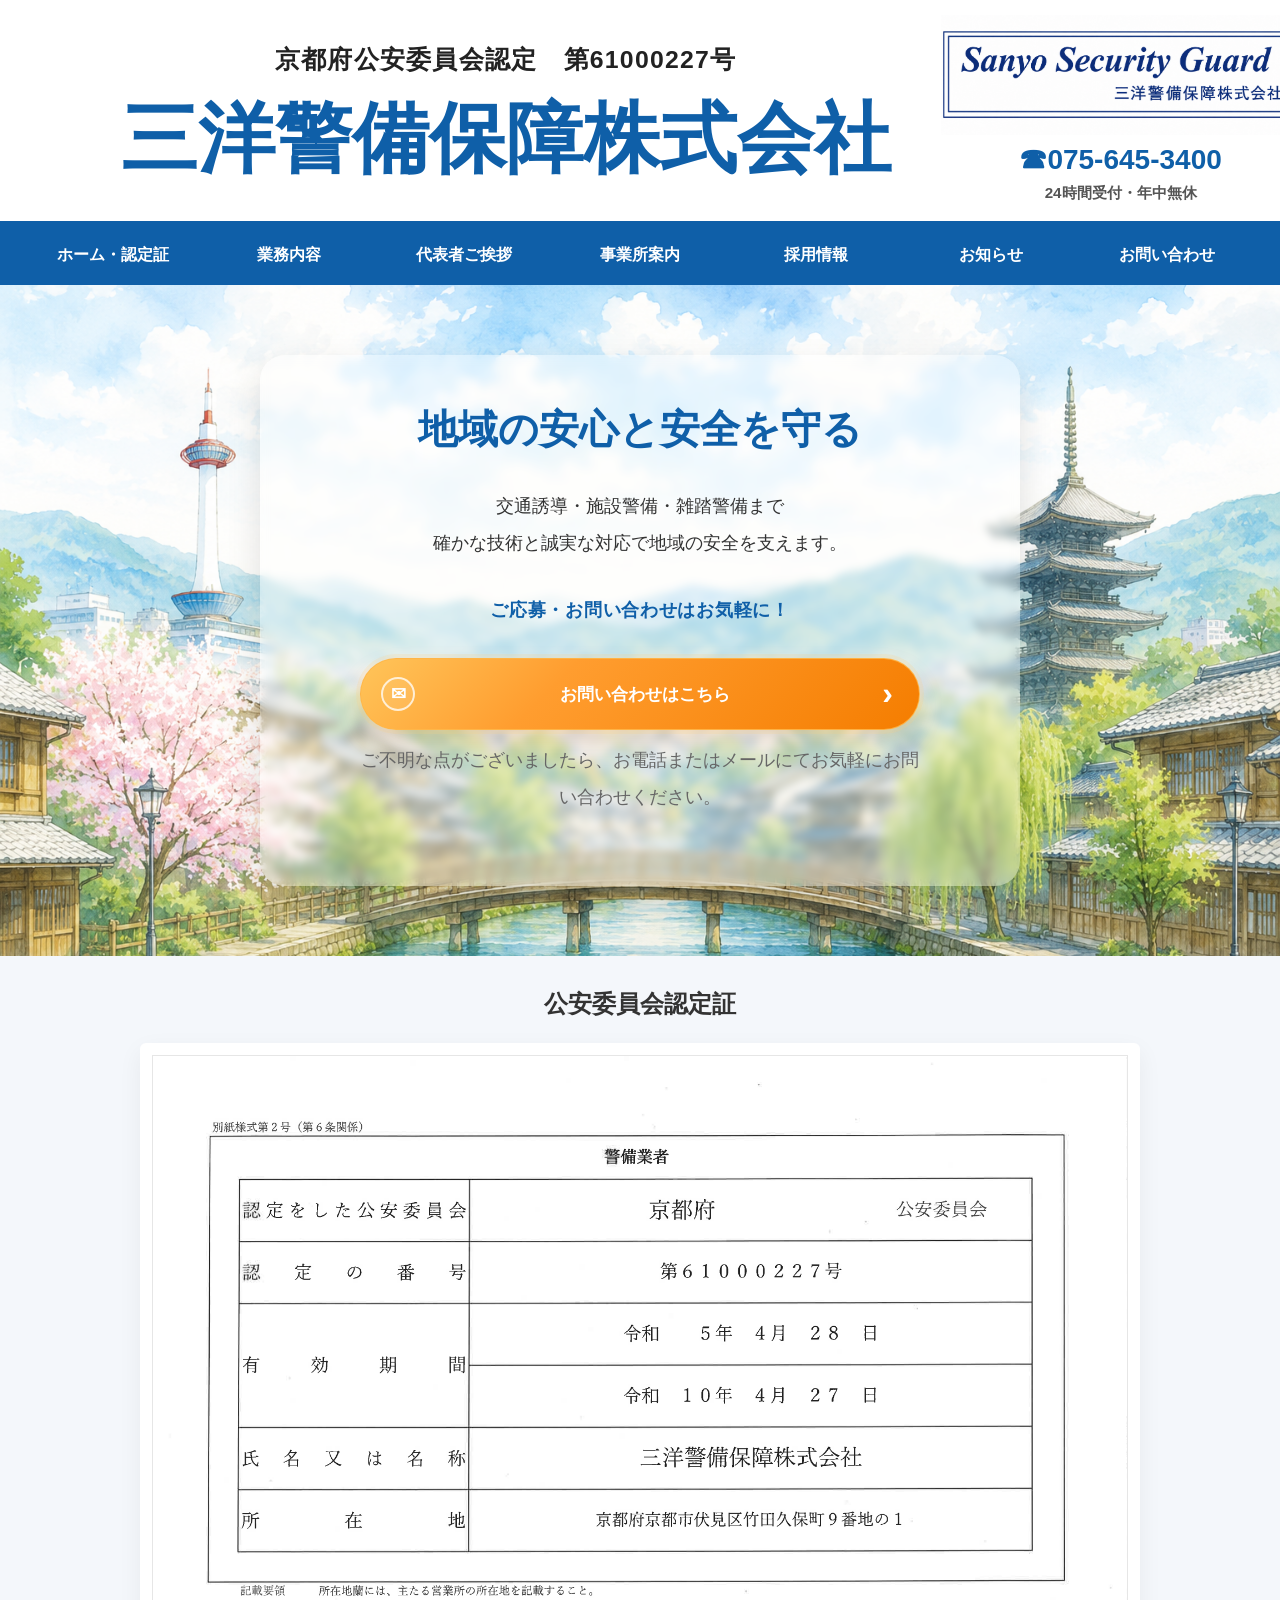
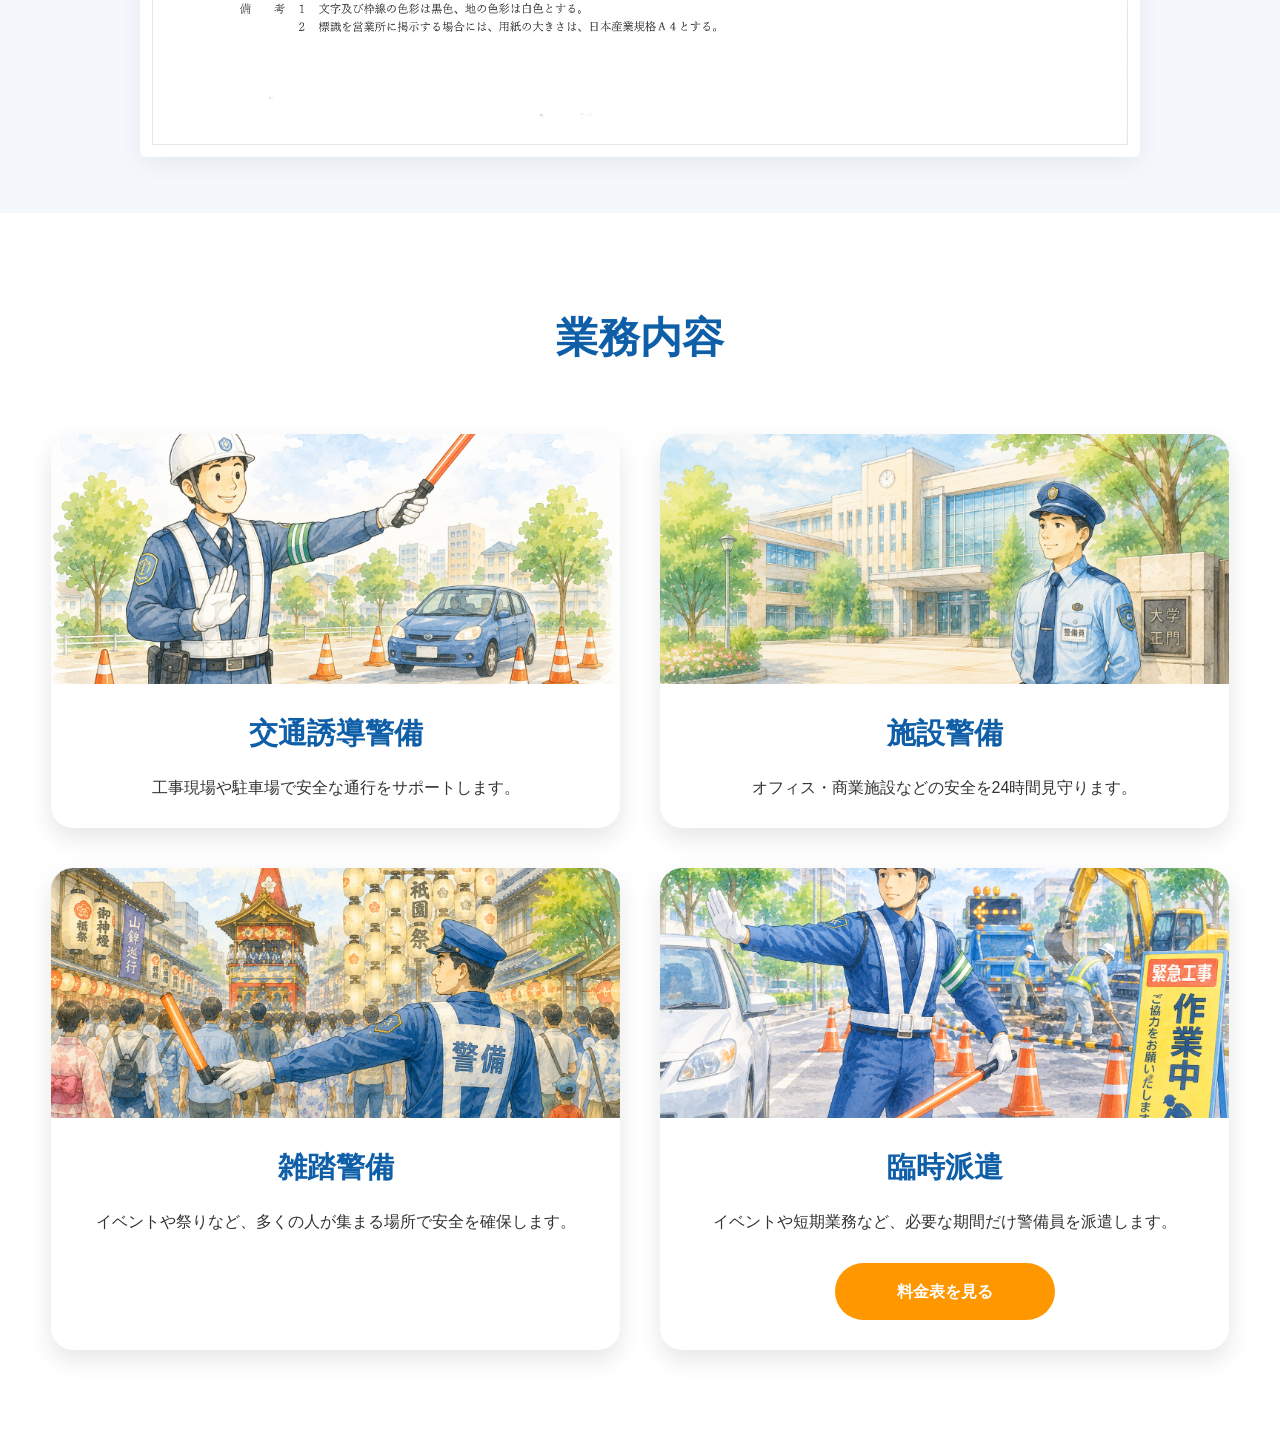
<file: index.html>
<!DOCTYPE html>
<html lang="ja">

<head>
    <meta charset="UTF-8">
    <meta name="viewport" content="width=device-width, initial-scale=1.0">

    <title>三洋警備保障株式会社</title>

   <link rel="stylesheet" href="css/style.css">
</head>

<body>

<header>

    <div class="header-inner">

        <!-- 左・中央：公安委員会認定・会社名 -->
        <div class="header-left">

            <div class="license-row">
                <span class="license">
                    京都府公安委員会認定　第61000227号
                </span>
            </div>

            <h1>三洋警備保障株式会社</h1>

        </div>


        <!-- 右側：企業ロゴ・電話番号 -->
        <div class="header-right">

            <img
                src="images/logo/sanyo-logo.png"
                alt="三洋警備保障株式会社"
                class="company-logo">

            <div class="tel-number">
                ☎075-645-3400
            </div>

            <div class="tel-info">
                24時間受付・年中無休
            </div>

        </div>

    </div>

</header>

<nav class="navbar">

    <div class="menu-toggle" aria-label="メニューを開く" aria-expanded="false">☰</div>

    <ul class="nav-menu" id="nav-menu">
        <li><a href="index.html">ホーム・認定証</a></li>
        <li><a href="business.html">業務内容</a></li>
        <li><a href="greeting.html">代表者ご挨拶</a></li>
        <li><a href="office.html">事業所案内</a></li>
        <li><a href="recruit.html">採用情報</a></li>
        <li><a href="news.html">お知らせ</a></li>
        <li><a href="contact.html">お問い合わせ</a></li>
    </ul>

</nav>

<section class="hero">

    <div class="hero-overlay">

        <h2>地域の安心と安全を守る</h2>

        <p>
            交通誘導・施設警備・雑踏警備まで<br>
            確かな技術と誠実な対応で地域の安全を支えます。
        </p>

        <div class="contact-cta">
            <p class="contact-kicker">ご応募・お問い合わせはお気軽に！</p>
            <a href="contact.html" class="button">
                <span class="contact-icon" aria-hidden="true">✉</span>
                <span class="contact-text">お問い合わせはこちら</span>
                <span class="contact-arrow" aria-hidden="true">›</span>
            </a>
            <p class="contact-cta-note">ご不明な点がございましたら、お電話またはメールにてお気軽にお問い合わせください。</p>
        </div>

    </div>


</section>

<!-- スマートフォン版：イラスト下のお問い合わせボタン -->
<div class="mobile-contact-area">
    <a href="contact.html" class="button mobile-contact-button">
        <span class="contact-icon" aria-hidden="true">✉</span>
        <span class="contact-text">お問い合わせはこちら</span>
        <span class="contact-arrow" aria-hidden="true">›</span>
    </a>
</div>

<!-- 公安委員会認定証 -->
<section class="certificate" style="padding:28px 15px 56px;">

    <div style="text-align:center;">
        <h2 style="margin:0 0 18px;">公安委員会認定証</h2>
    </div>

    <div style="display:flex;justify-content:center;">
        <div style="width:100%;max-width:1000px;box-sizing:border-box;background:#fff;padding:12px;border-radius:6px;box-shadow:0 8px 24px rgba(0,0,0,0.06);">
            <img src="images/ninteisho.png" alt="公安委員会認定証" style="display:block;width:100%;height:auto;border:1px solid #e6e6e6;background:#fff;">
        </div>
    </div>

</section>

<!-- 業務内容 -->

<section class="business">

    <h2>業務内容</h2>

    <div class="business-grid">

        <div class="business-card">
            <img src="images/business/traffic.png" alt="交通誘導警備">
            <h3>交通誘導警備</h3>
            <p>工事現場や駐車場で安全な通行をサポートします。</p>
        </div>

        <div class="business-card">
            <img src="images/business/facility.png" alt="施設警備">
            <h3>施設警備</h3>
            <p>オフィス・商業施設などの安全を24時間見守ります。</p>
        </div>

        <div class="business-card">
            <img src="images/business/crowd.png" alt="雑踏警備">
            <h3>雑踏警備</h3>
            <p>イベントや祭りなど、多くの人が集まる場所で安全を確保します。</p>
        </div>

        <div class="business-card">
            <img src="images/business/temporary.png" alt="臨時派遣">
            <h3>臨時派遣</h3>
            <p>イベントや短期業務など、必要な期間だけ警備員を派遣します。</p>

            <a href="temporary-price.html" class="card-button">
                料金表を見る
            </a>
        </div>

    </div>

</section>

<script src="js/script.js"></script>

<!-- (PDF プレビューは画像に差し替えました) -->

</body>

</html>
</file>
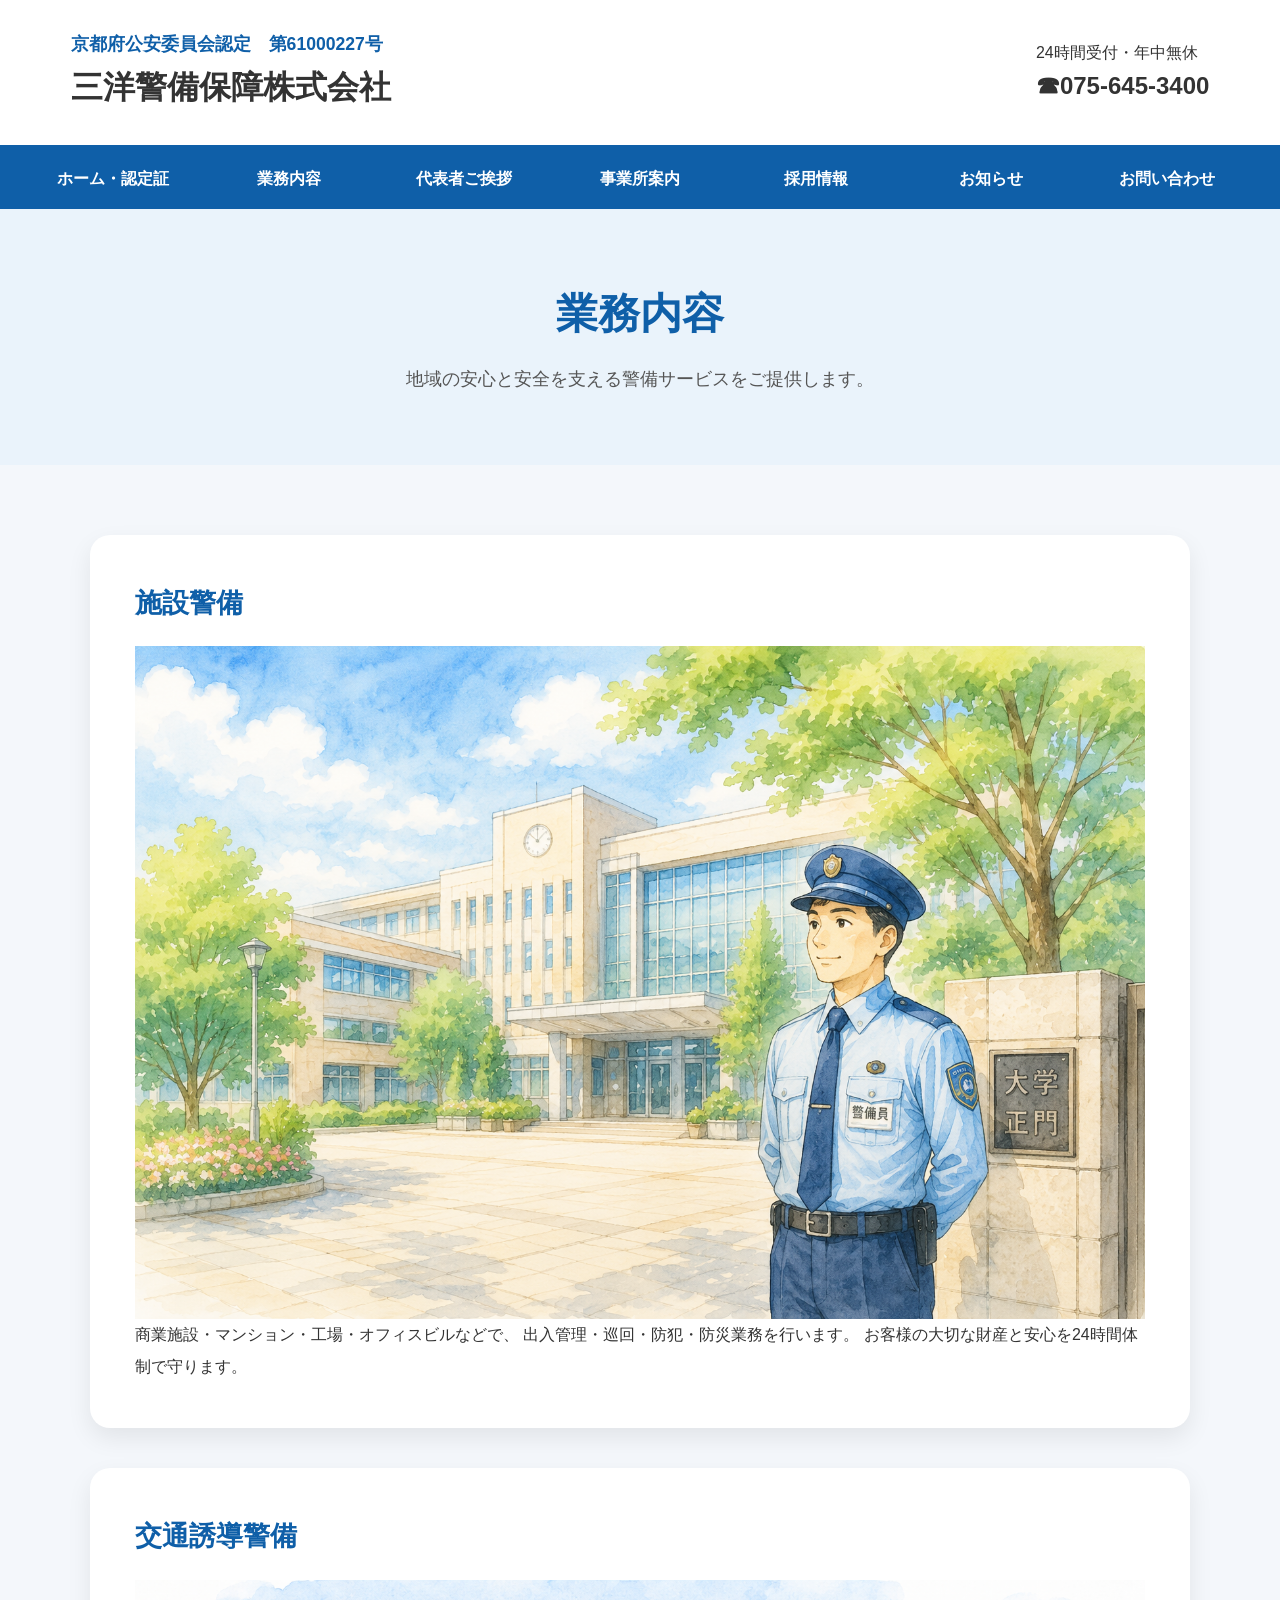
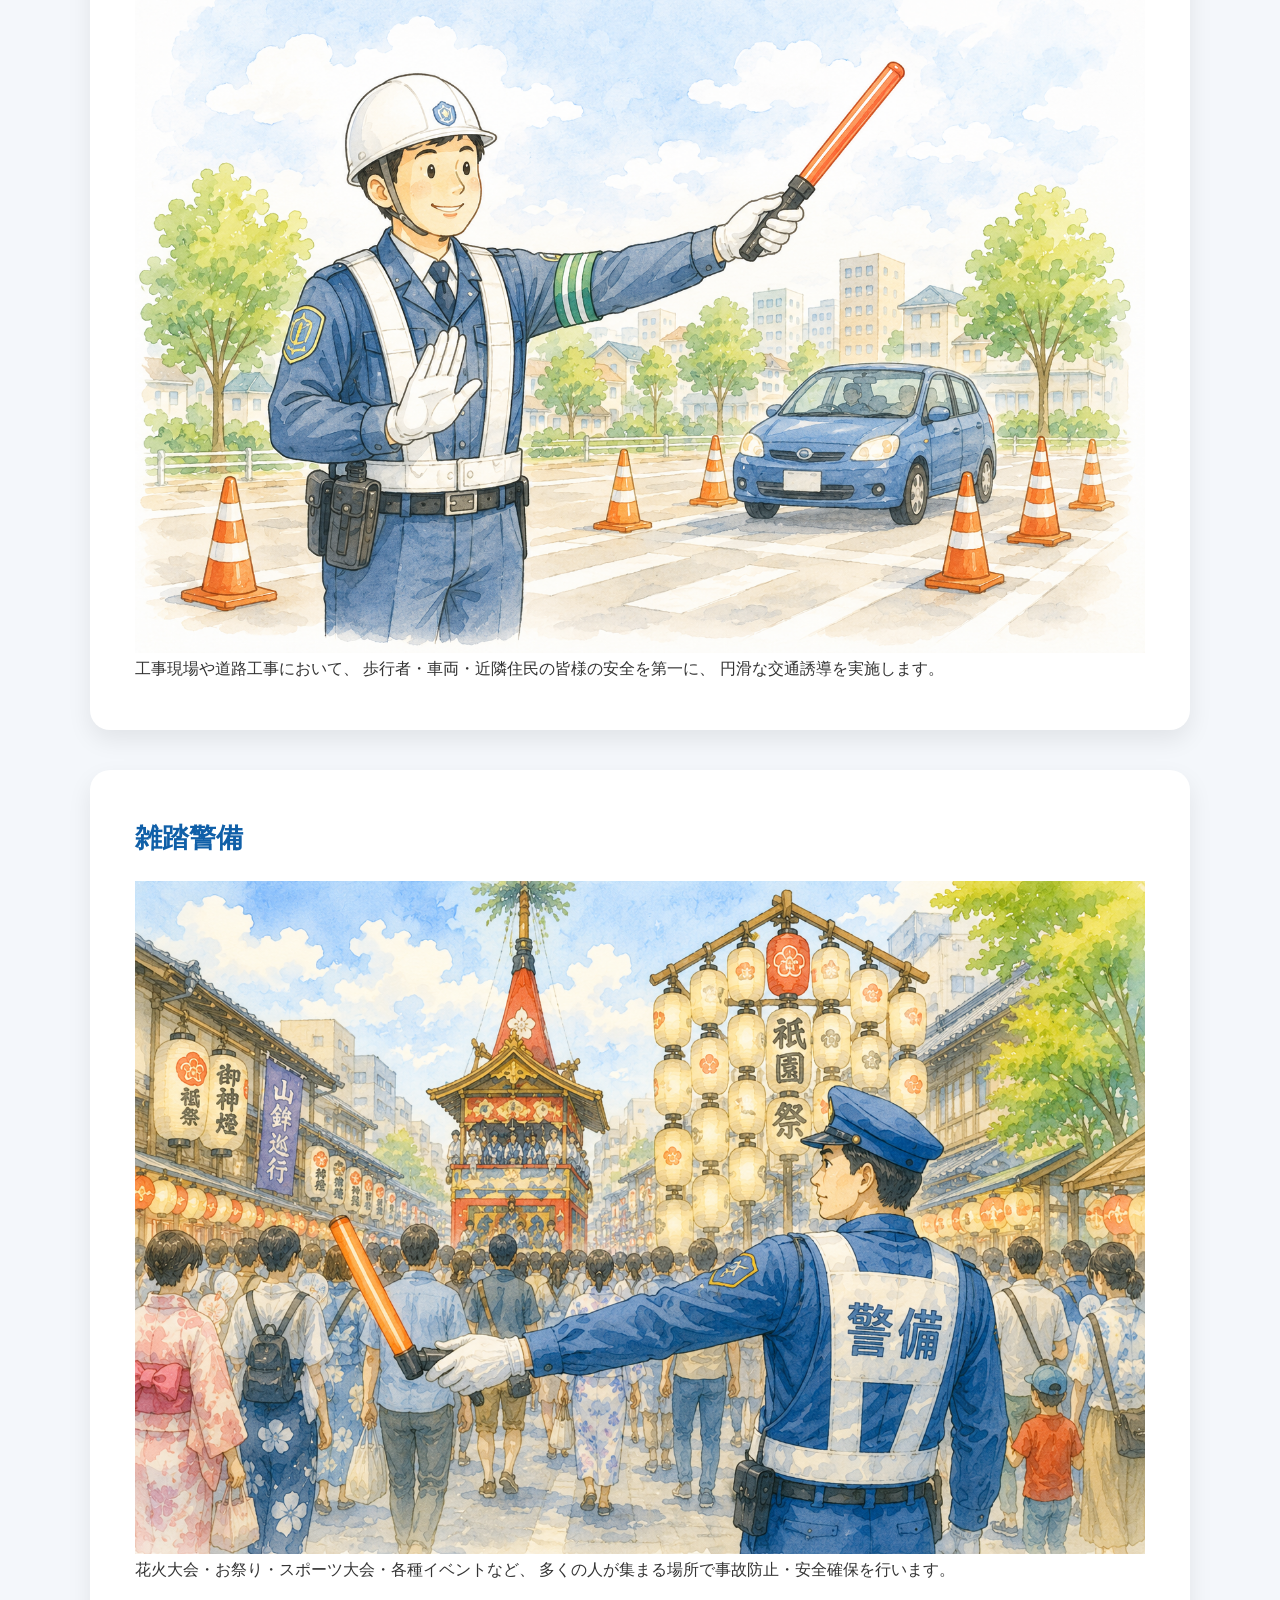
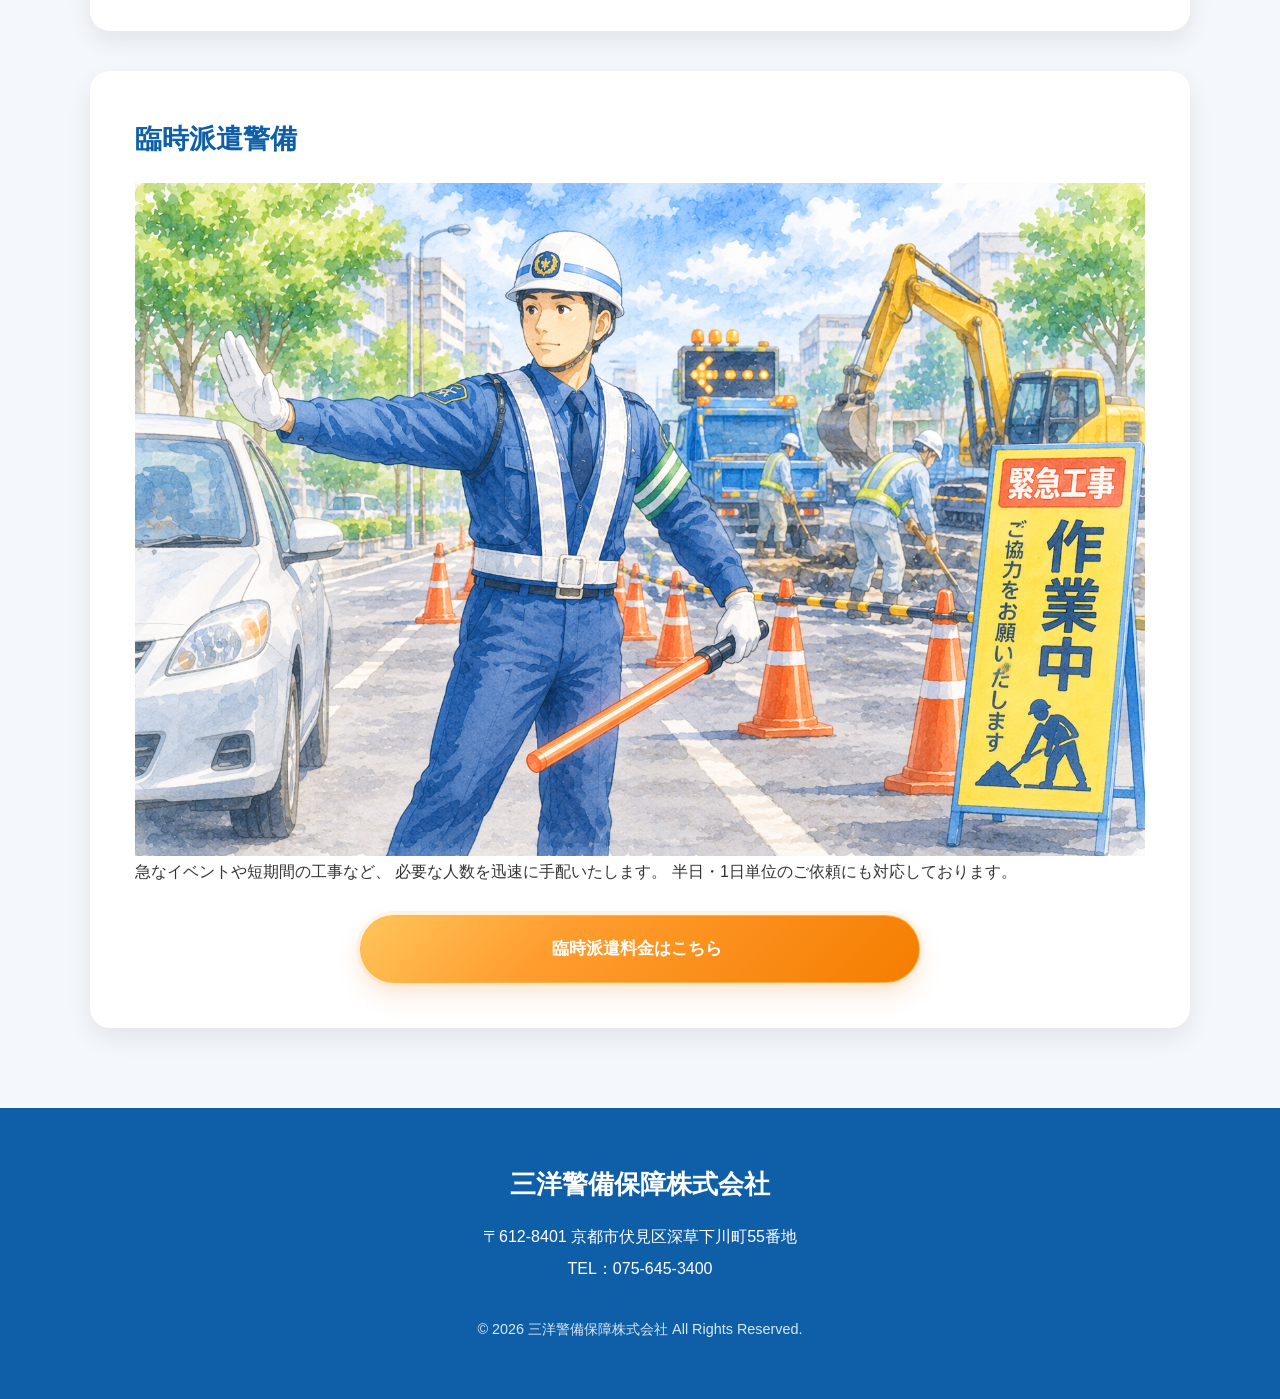
<file: business.html>
<!DOCTYPE html>
<html lang="ja">
<head>
    <meta charset="UTF-8">
    <meta name="viewport" content="width=device-width, initial-scale=1.0">

    <title>業務内容｜三洋警備保障株式会社</title>

    <link rel="stylesheet" href="css/style.css">
</head>

<body>

<header>

    <div class="header-inner">

        <div class="logo">
            <p class="license">
                京都府公安委員会認定　第61000227号
            </p>

            <h1>三洋警備保障株式会社</h1>
        </div>

        <div class="tel">
            <p>24時間受付・年中無休</p>
            <h2>☎075-645-3400</h2>
        </div>

    </div>

</header>

<nav class="navbar">

    <div class="menu-toggle" aria-label="メニューを開く" aria-expanded="false">☰</div>

    <ul class="nav-menu">
        <li><a href="index.html">ホーム・認定証</a></li>
        <li><a href="business.html">業務内容</a></li>
        <li><a href="greeting.html">代表者ご挨拶</a></li>
        <li><a href="office.html">事業所案内</a></li>
        <li><a href="recruit.html">採用情報</a></li>
        <li><a href="news.html">お知らせ</a></li>
        <li><a href="contact.html">お問い合わせ</a></li>
    </ul>

</nav>

<main>

<section class="page-title">

    <h2>業務内容</h2>

    <p>
        地域の安心と安全を支える警備サービスをご提供します。
    </p>

</section>

<div class="container">

    <div class="content-box">

        <h3>施設警備</h3>

        <img src="images/business/facility.png" alt="施設警備">

        <p>
            商業施設・マンション・工場・オフィスビルなどで、
            出入管理・巡回・防犯・防災業務を行います。
            お客様の大切な財産と安心を24時間体制で守ります。
        </p>

    </div>

    <div class="content-box">

        <h3>交通誘導警備</h3>

        <img src="images/business/traffic.png" alt="交通誘導警備">

        <p>
            工事現場や道路工事において、
            歩行者・車両・近隣住民の皆様の安全を第一に、
            円滑な交通誘導を実施します。
        </p>

    </div>

    <div class="content-box">

        <h3>雑踏警備</h3>

        <img src="images/business/crowd.png" alt="雑踏警備">

        <p>
            花火大会・お祭り・スポーツ大会・各種イベントなど、
            多くの人が集まる場所で事故防止・安全確保を行います。
        </p>

    </div>

    <div class="content-box">

        <h3>臨時派遣警備</h3>

        <img src="images/business/temporary.png" alt="臨時派遣警備">

        <p>
            急なイベントや短期間の工事など、
            必要な人数を迅速に手配いたします。
            半日・1日単位のご依頼にも対応しております。
        </p>

        <br>

        <a href="temporary-price.html" class="contact-button">
            臨時派遣料金はこちら
        </a>

    </div>

</div>

</main>

<footer>

    <div class="footer-inner">

        <h3>三洋警備保障株式会社</h3>

        <p>
            
    〒612-8401 京都市伏見区深草下川町55番地
</p>
        </p>

        <p>
            TEL：075-645-3400
        </p>

        <p class="footer-copy">
            © 2026 三洋警備保障株式会社 All Rights Reserved.
        </p>

    </div>

</footer>

<script src="js/script.js"></script>

</body>
</html>
</file>
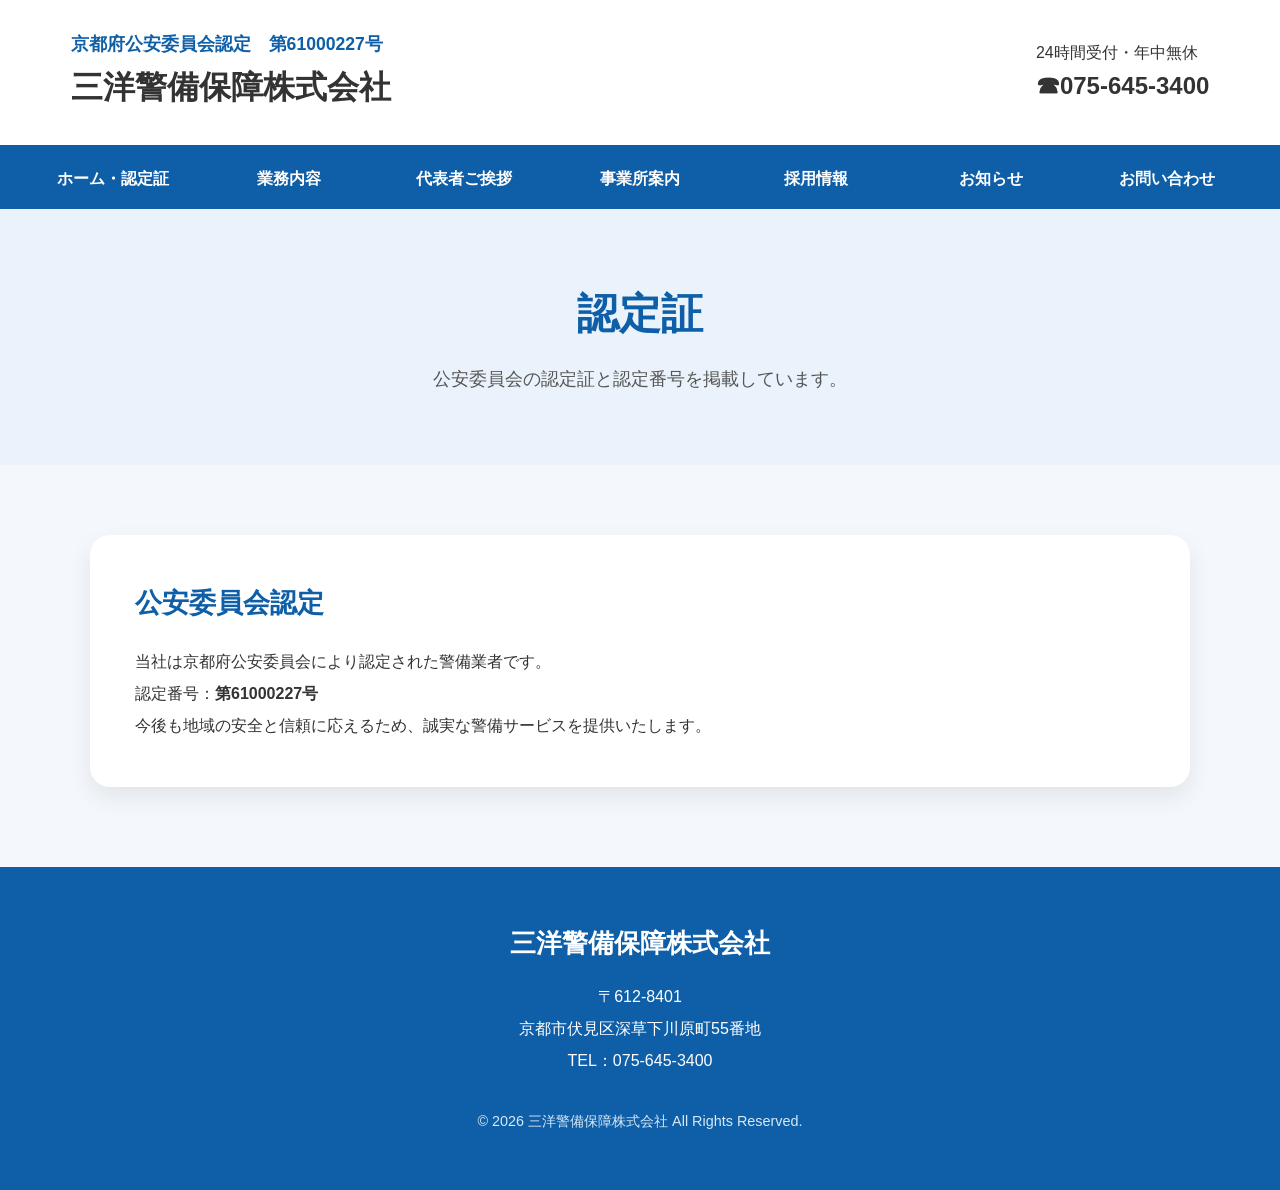
<file: certificate.html>
<!DOCTYPE html>
<html lang="ja">

<head>

<meta charset="UTF-8">

<meta name="viewport" content="width=device-width, initial-scale=1.0">

<title>認定証｜三洋警備保障株式会社</title>

<link rel="stylesheet" href="css/style.css">

</head>

<body>

<header>

<div class="header-inner">

<div class="logo">

<p class="license">
京都府公安委員会認定　第61000227号
</p>

<h1>三洋警備保障株式会社</h1>

</div>

<div class="tel">

<p>24時間受付・年中無休</p>

<h2>☎075-645-3400</h2>

</div>

</div>

</header>

<nav class="navbar">

<div class="menu-toggle" aria-label="メニューを開く" aria-expanded="false">☰</div>

<ul class="nav-menu">

<li><a href="index.html">ホーム・認定証</a></li>
<li><a href="business.html">業務内容</a></li>
<li><a href="greeting.html">代表者ご挨拶</a></li>
<li><a href="office.html">事業所案内</a></li>
<li><a href="recruit.html">採用情報</a></li>
<li><a href="news.html">お知らせ</a></li>
<li><a href="contact.html">お問い合わせ</a></li>

</ul>

</nav>

<main>

<section class="page-title">

<h2>認定証</h2>

<p>
公安委員会の認定証と認定番号を掲載しています。
</p>

</section>

<div class="container">

<div class="content-box">

<h3>公安委員会認定</h3>

<p>
当社は京都府公安委員会により認定された警備業者です。
</p>

<p>
認定番号：<strong>第61000227号</strong>
</p>

<p>
今後も地域の安全と信頼に応えるため、誠実な警備サービスを提供いたします。
</p>

</div>

</div>

</main>

<footer>

<div class="footer-inner">

<h3>三洋警備保障株式会社</h3>

<p>
〒612-8401<br>
京都市伏見区深草下川原町55番地
</p>

<p>
TEL：075-645-3400
</p>

<p class="footer-copy">
© 2026 三洋警備保障株式会社 All Rights Reserved.
</p>

</div>

</footer>

<script src="js/script.js"></script>

</body>

</html>
</file>
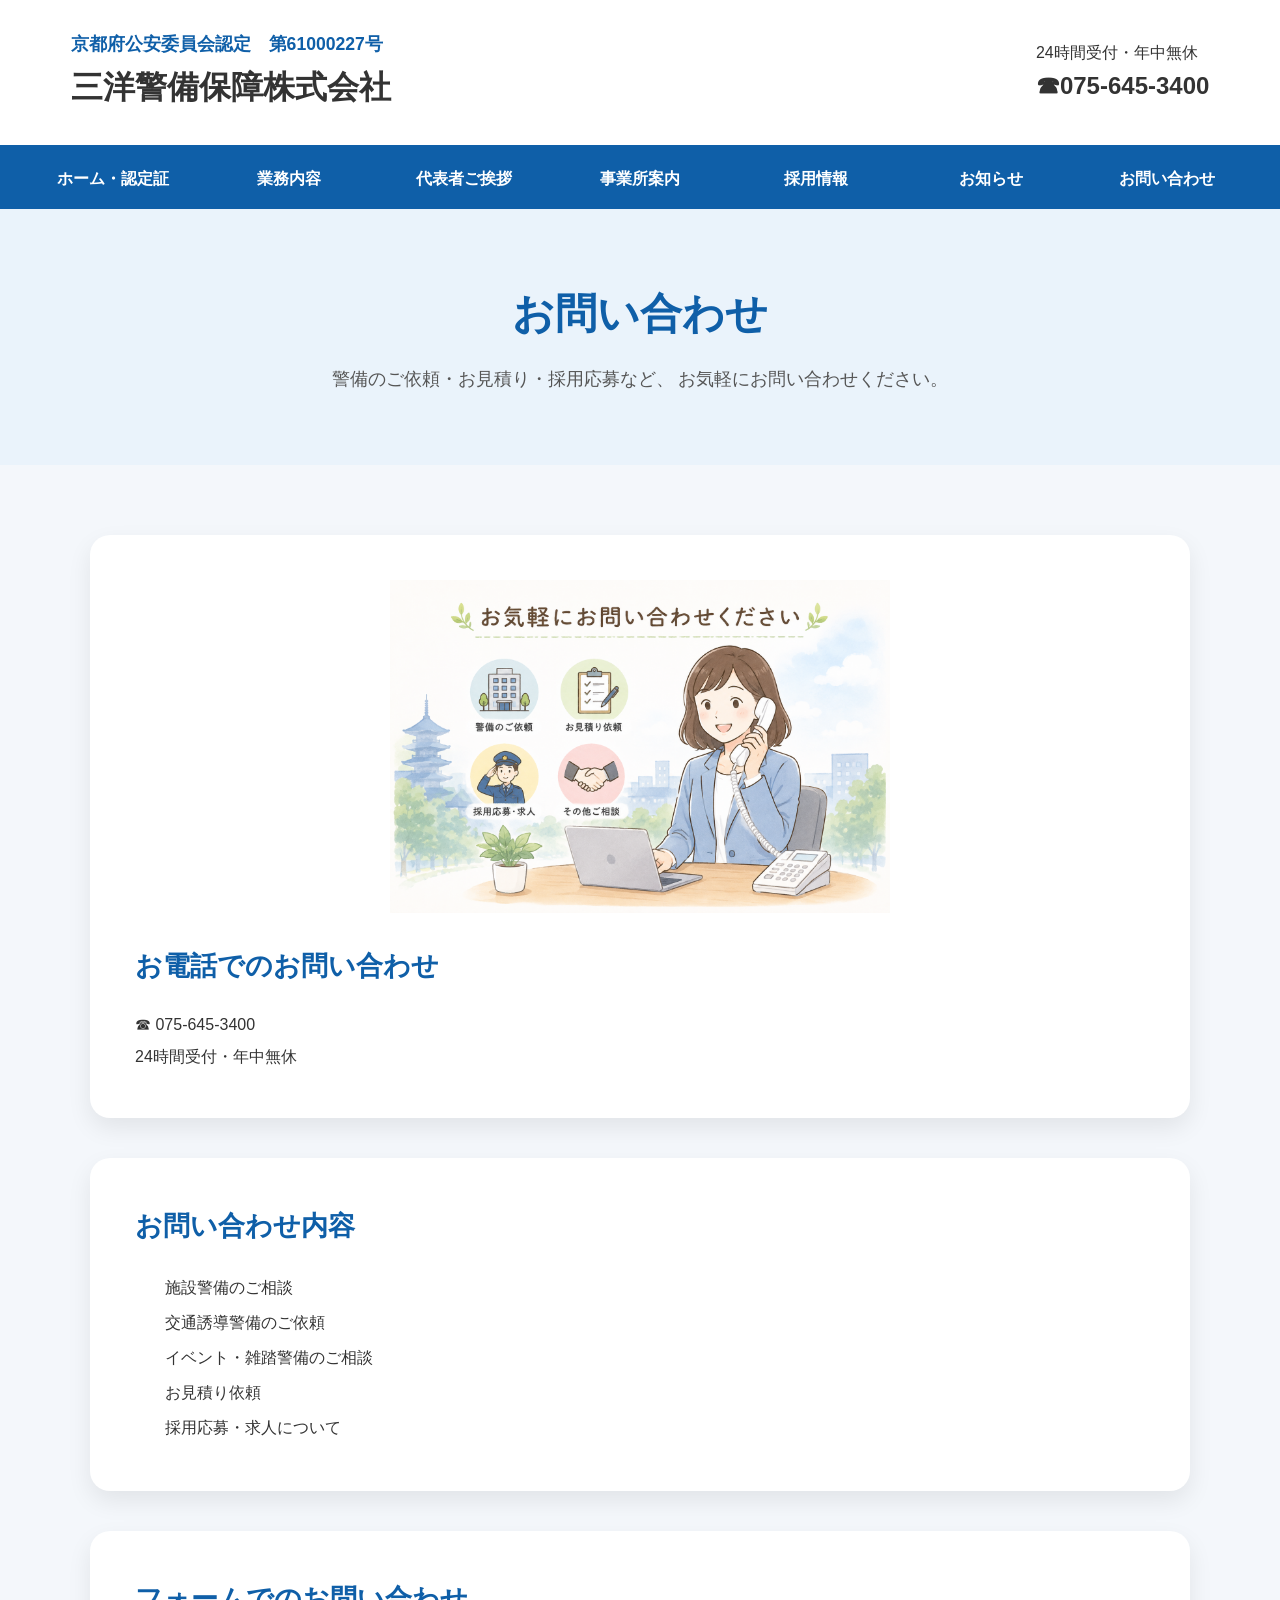
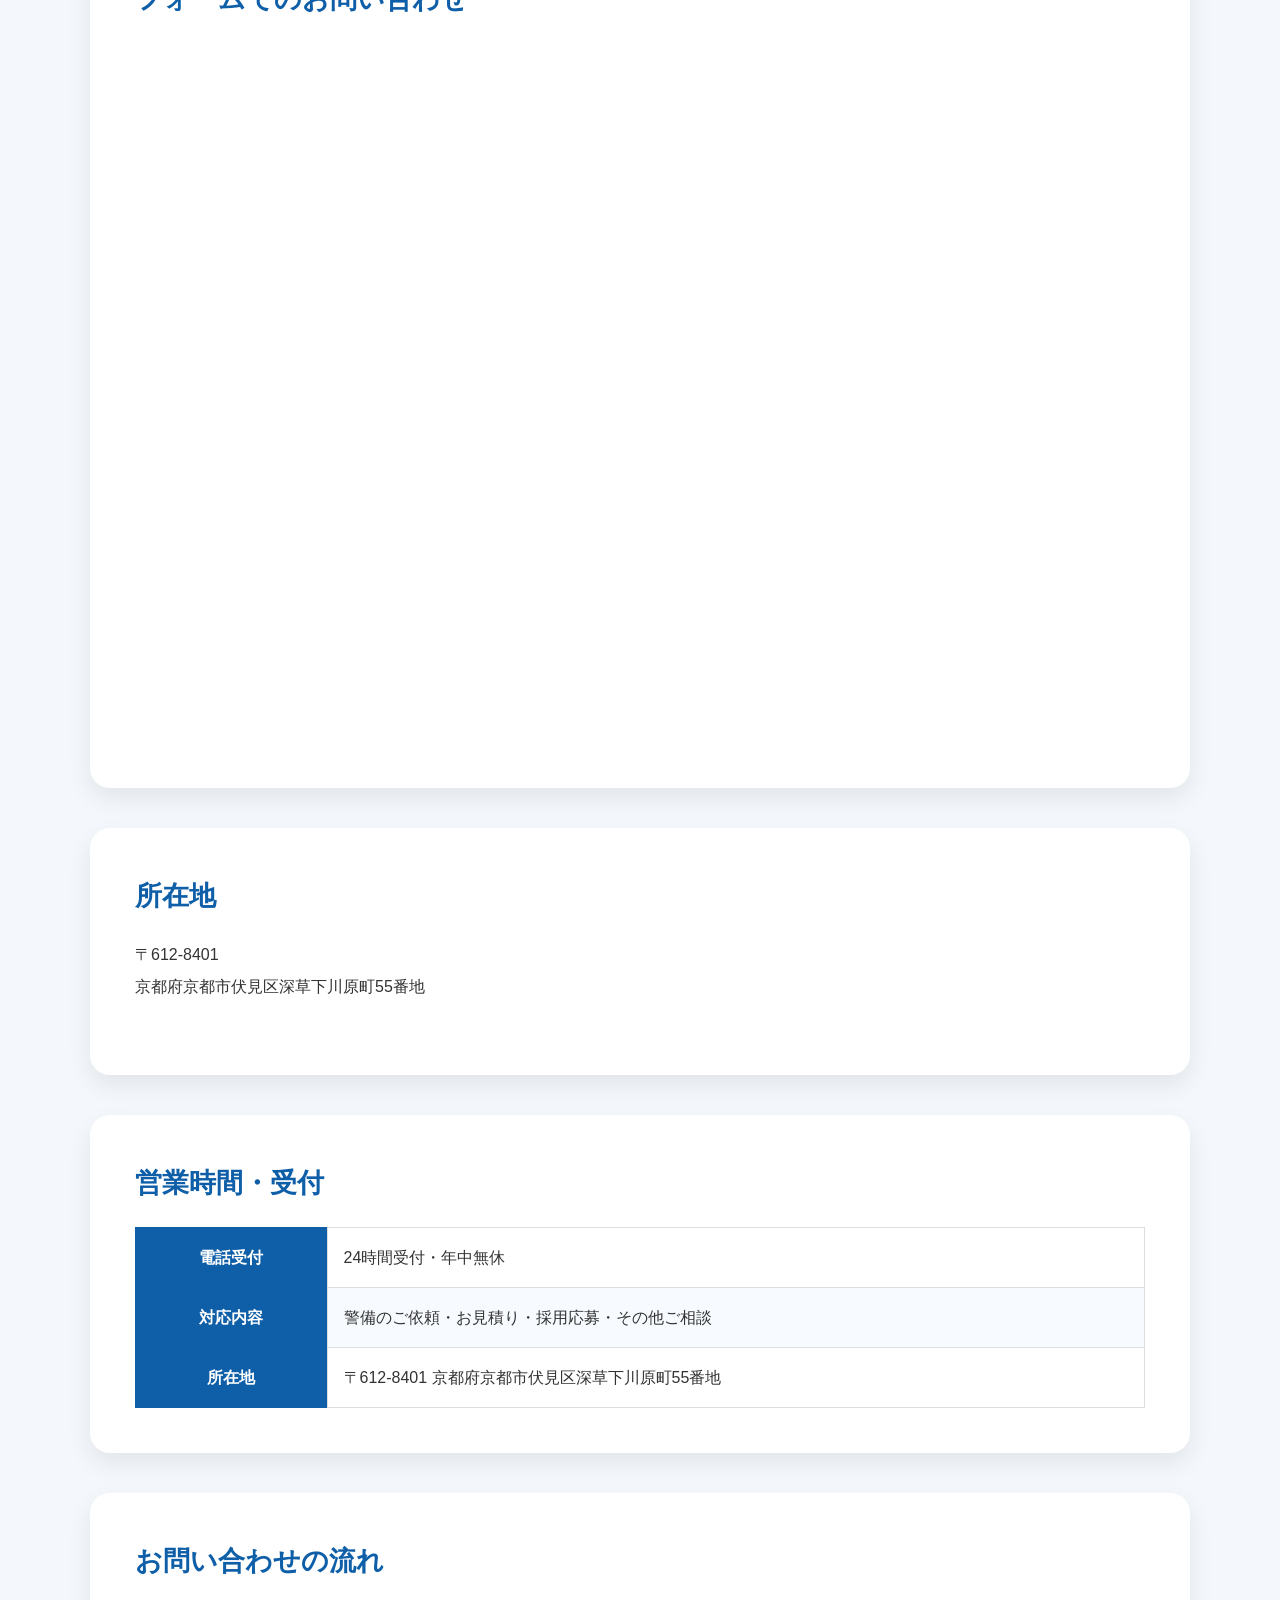
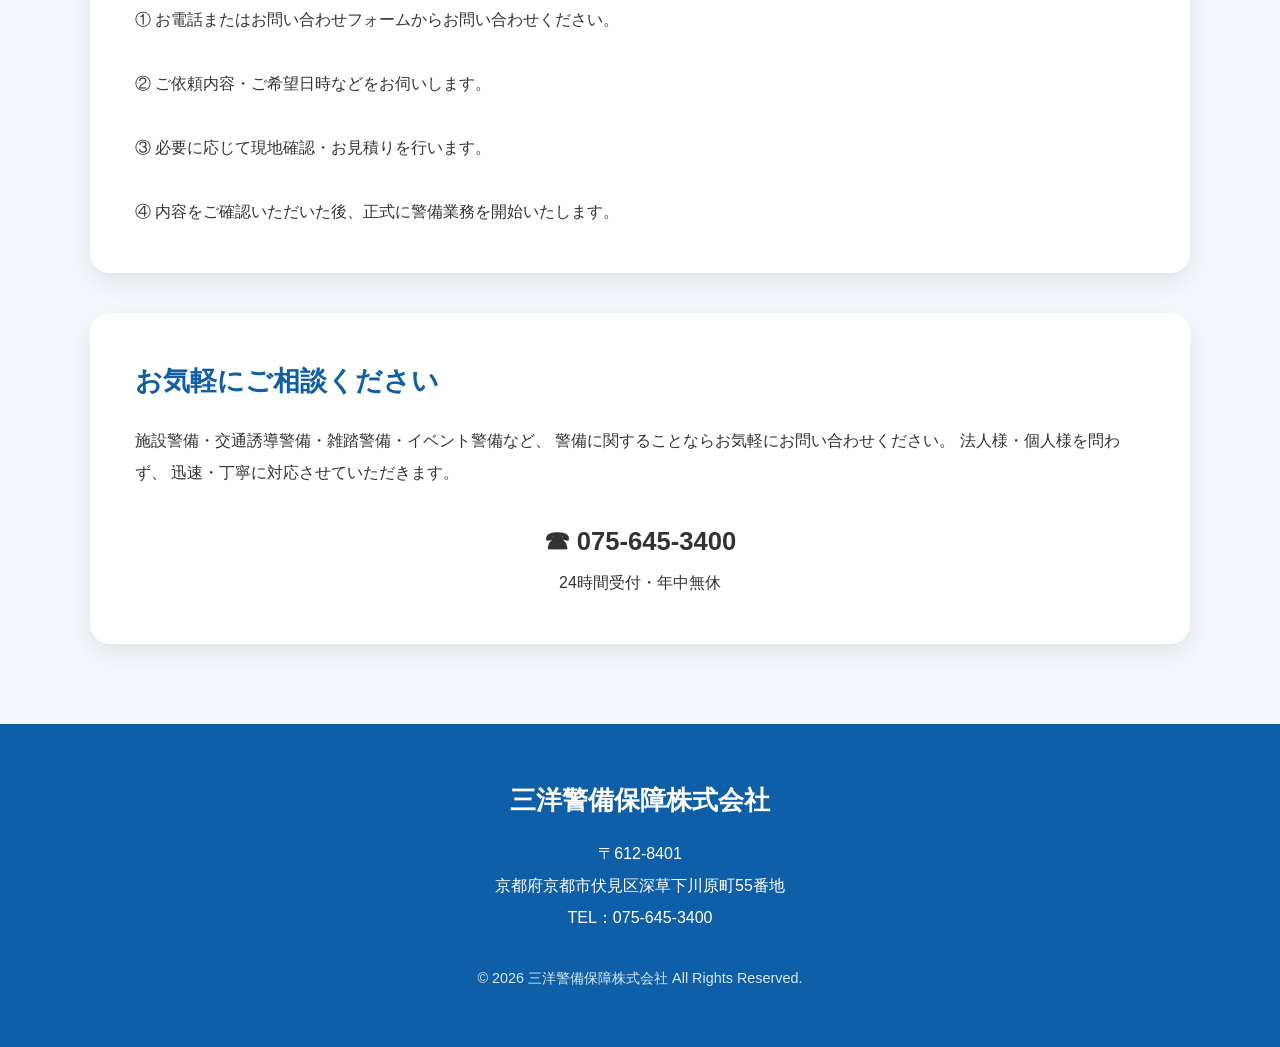
<file: contact.html>
<!DOCTYPE html>
<html lang="ja">

<head>

<meta charset="UTF-8">
<meta name="viewport" content="width=device-width, initial-scale=1.0">

<title>お問い合わせ｜三洋警備保障株式会社</title>

<link rel="stylesheet" href="css/style.css">

</head>

<body>

<header>

<div class="header-inner">

<div class="logo">

<p class="license">
京都府公安委員会認定　第61000227号
</p>

<h1>三洋警備保障株式会社</h1>

</div>

<div class="tel">

<p>24時間受付・年中無休</p>

<h2>☎075-645-3400</h2>

</div>

</div>

</header>

<nav class="navbar">

<div class="menu-toggle" aria-label="メニューを開く" aria-expanded="false">☰</div>

<ul class="nav-menu">

<li><a href="index.html">ホーム・認定証</a></li>
<li><a href="business.html">業務内容</a></li>
<li><a href="greeting.html">代表者ご挨拶</a></li>
<li><a href="office.html">事業所案内</a></li>
<li><a href="recruit.html">採用情報</a></li>
<li><a href="news.html">お知らせ</a></li>
<li><a href="contact.html">お問い合わせ</a></li>

</ul>

</nav>

<main>

<section class="page-title">

<h2>お問い合わせ</h2>

<p>

警備のご依頼・お見積り・採用応募など、
お気軽にお問い合わせください。

</p>

</section>

<div class="container">

<div class="content-box">

<img
src="images/contact/contact.png"
alt="お問い合わせイラスト"
style="max-width:500px;margin:0 auto 30px;display:block;">

<h3>お電話でのお問い合わせ</h3>

<p>

<a href="tel:0756453400" class="phone-button">

☎ 075-645-3400

</a>

</p>
<p>

24時間受付・年中無休

</p>

</div>

<div class="content-box">

<h3>お問い合わせ内容</h3>

<ul style="line-height:2.2;padding-left:30px;">

<li>施設警備のご相談</li>

<li>交通誘導警備のご依頼</li>

<li>イベント・雑踏警備のご相談</li>

<li>お見積り依頼</li>

<li>採用応募・求人について</li>

</ul>

</div>

<div class="content-box">

<h3>フォームでのお問い合わせ</h3>

<iframe data-tally-src="https://tally.so/embed/2E9arA?alignLeft=1&hideTitle=1&transparentBackground=1&dynamicHeight=1" loading="lazy" width="100%" height="693" frameborder="0" marginheight="0" marginwidth="0" title="三洋警備保障株式会社｜お問い合わせ"></iframe>

</div>

<div class="content-box">

<h3>所在地</h3>

<p>

〒612-8401<br>

京都府京都市伏見区深草下川原町55番地

</p>

<br>

</div>

<div class="content-box">

<h3>営業時間・受付</h3>

<table>

<tr>
<th>電話受付</th>
<td>24時間受付・年中無休</td>
</tr>

<tr>
<th>対応内容</th>
<td>警備のご依頼・お見積り・採用応募・その他ご相談</td>
</tr>

<tr>
<th>所在地</th>
<td>〒612-8401 京都府京都市伏見区深草下川原町55番地</td>
</tr>

</table>

</div>

<div class="content-box">

<h3>お問い合わせの流れ</h3>

<p>

① お電話またはお問い合わせフォームからお問い合わせください。<br><br>

② ご依頼内容・ご希望日時などをお伺いします。<br><br>

③ 必要に応じて現地確認・お見積りを行います。<br><br>

④ 内容をご確認いただいた後、正式に警備業務を開始いたします。

</p>

</div>

<div class="content-box">

<h3>お気軽にご相談ください</h3>

<p>

施設警備・交通誘導警備・雑踏警備・イベント警備など、
警備に関することならお気軽にお問い合わせください。

法人様・個人様を問わず、
迅速・丁寧に対応させていただきます。

</p>

<br>

<p style="text-align:center;font-size:1.6rem;font-weight:bold;">
    <a href="tel:0756453400" class="phone-button">☎ 075-645-3400</a>
</p>

<p style="text-align:center;">

24時間受付・年中無休

</p>

</div>

</div>

</main>

<script src="js/script.js"></script>

<footer>

<div class="footer-inner">

<h3>三洋警備保障株式会社</h3>

<p>

〒612-8401<br>
京都府京都市伏見区深草下川原町55番地

</p>

<p>

TEL：075-645-3400

</p>

<p class="footer-copy">

© 2026 三洋警備保障株式会社 All Rights Reserved.

</p>

</div>

</footer>

<script src="js/script.js"></script>



<script>
var d=document,w="https://tally.so/widgets/embed.js",v=function(){"undefined"!=typeof Tally?Tally.loadEmbeds():d.querySelectorAll("iframe[data-tally-src]:not([src])").forEach((function(e){e.src=e.dataset.tallySrc}))};if("undefined"!=typeof Tally)v();else if(d.querySelector('script[src="'+w+'"]')==null){var s=d.createElement("script");s.src=w,s.onload=v,s.onerror=v,d.body.appendChild(s);}
</script></body>

</html>
</file>
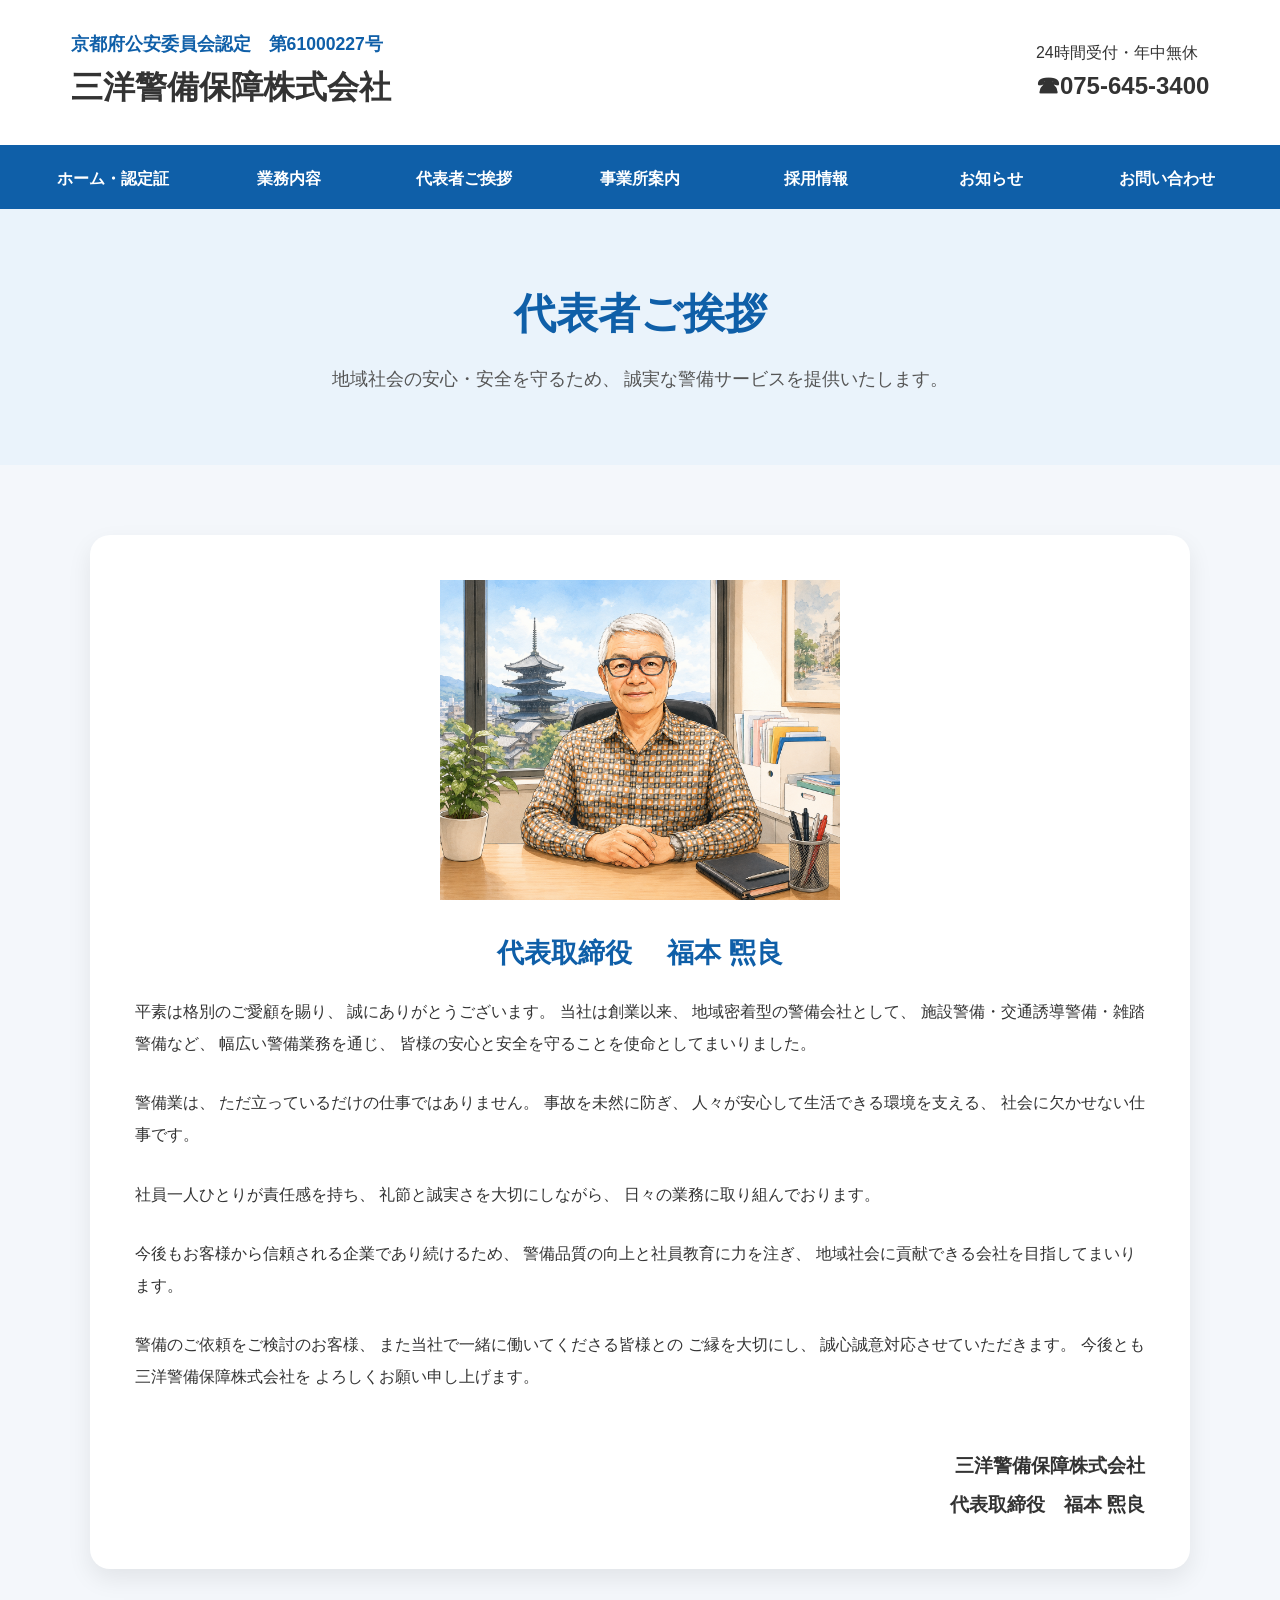
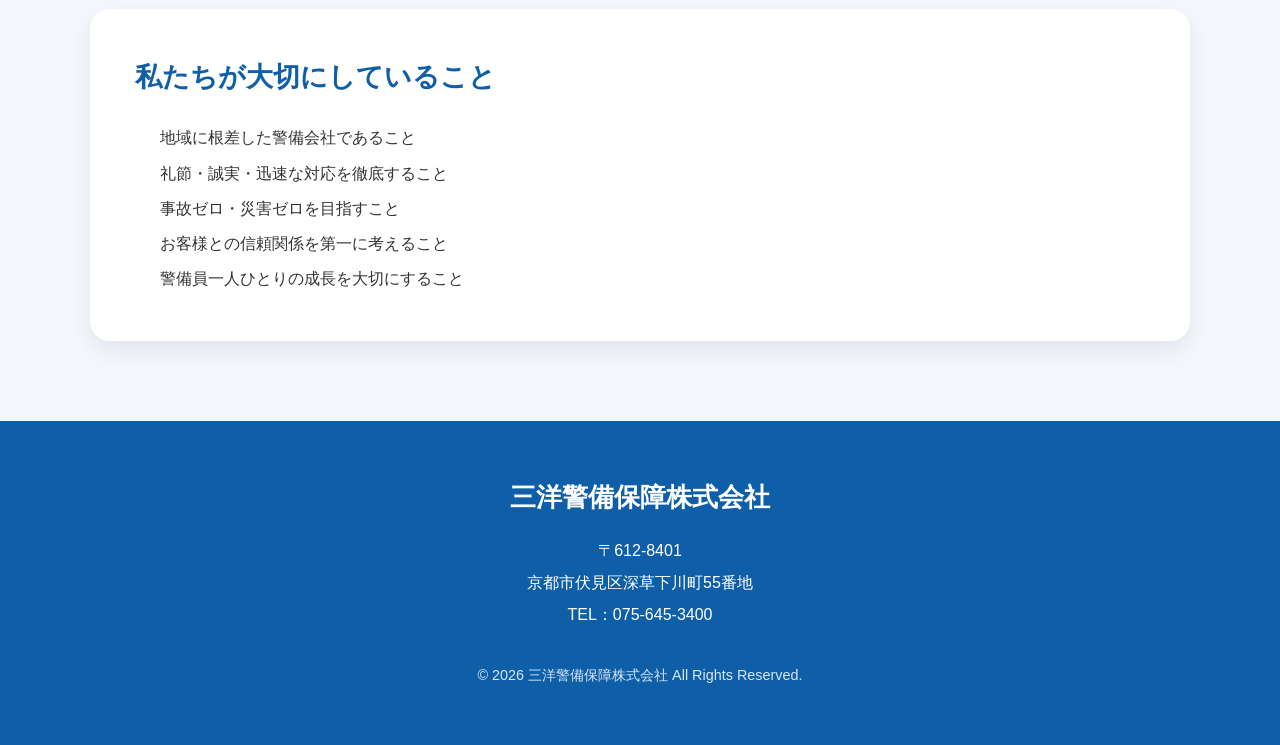
<file: greeting.html>
<!DOCTYPE html>
<html lang="ja">

<head>

<meta charset="UTF-8">

<meta name="viewport" content="width=device-width, initial-scale=1.0">

<title>代表者ご挨拶｜三洋警備保障株式会社</title>

<link rel="stylesheet" href="css/style.css">

</head>

<body>

<header>

<div class="header-inner">

<div class="logo">

<p class="license">
京都府公安委員会認定　第61000227号
</p>

<h1>三洋警備保障株式会社</h1>

</div>

<div class="tel">

<p>24時間受付・年中無休</p>

<h2>☎075-645-3400</h2>

</div>

</div>

</header>

<nav class="navbar">

<div class="menu-toggle" aria-label="メニューを開く" aria-expanded="false">☰</div>

<ul class="nav-menu">

<li><a href="index.html">ホーム・認定証</a></li>

<li><a href="business.html">業務内容</a></li>

<li><a href="greeting.html">代表者ご挨拶</a></li>

<li><a href="office.html">事業所案内</a></li>
<li><a href="recruit.html">採用情報</a></li>
<li><a href="news.html">お知らせ</a></li>

<li><a href="contact.html">お問い合わせ</a></li>

</ul>

</nav>

<main>

<section class="page-title">

<h2>代表者ご挨拶</h2>

<p>

地域社会の安心・安全を守るため、
誠実な警備サービスを提供いたします。

</p>

</section>

<div class="container">

<div class="content-box">

<img
src="images/greeting/president.png"
alt="代表者イラスト"
style="max-width:400px;margin:0 auto 30px;display:block;">

<h3 style="text-align:center;">

代表取締役 　福本 煕良

</h3>

<p>

平素は格別のご愛顧を賜り、
誠にありがとうございます。

当社は創業以来、
地域密着型の警備会社として、
施設警備・交通誘導警備・雑踏警備など、
幅広い警備業務を通じ、
皆様の安心と安全を守ることを使命としてまいりました。

</p>

<br>

<p>

警備業は、
ただ立っているだけの仕事ではありません。

事故を未然に防ぎ、
人々が安心して生活できる環境を支える、
社会に欠かせない仕事です。

</p>

<br>

<p>

社員一人ひとりが責任感を持ち、
礼節と誠実さを大切にしながら、
日々の業務に取り組んでおります。

</p>

<br>

<p>

今後もお客様から信頼される企業であり続けるため、
警備品質の向上と社員教育に力を注ぎ、
地域社会に貢献できる会社を目指してまいります。

</p>

<br>

<p>

警備のご依頼をご検討のお客様、
また当社で一緒に働いてくださる皆様との
ご縁を大切にし、
誠心誠意対応させていただきます。

今後とも三洋警備保障株式会社を
よろしくお願い申し上げます。

</p>

<br><br>

<p style="text-align:right;font-size:1.2rem;font-weight:bold;">

三洋警備保障株式会社<br>

代表取締役　福本 煕良

</p>

</div>

<div class="content-box">

<h3>私たちが大切にしていること</h3>

<ul style="line-height:2.2; padding-left:25px;">

<li>地域に根差した警備会社であること</li>

<li>礼節・誠実・迅速な対応を徹底すること</li>

<li>事故ゼロ・災害ゼロを目指すこと</li>

<li>お客様との信頼関係を第一に考えること</li>

<li>警備員一人ひとりの成長を大切にすること</li>

</ul>

</div>

</div>

</main>

<footer>

<div class="footer-inner">

<h3>三洋警備保障株式会社</h3>

<p>

〒612-8401<br>

京都市伏見区深草下川町55番地

</p>

<p>

TEL：075-645-3400

</p>

<p class="footer-copy">

© 2026 三洋警備保障株式会社 All Rights Reserved.

</p>

</div>

</footer>

<script src="js/script.js"></script>

</body>

</html>
</file>
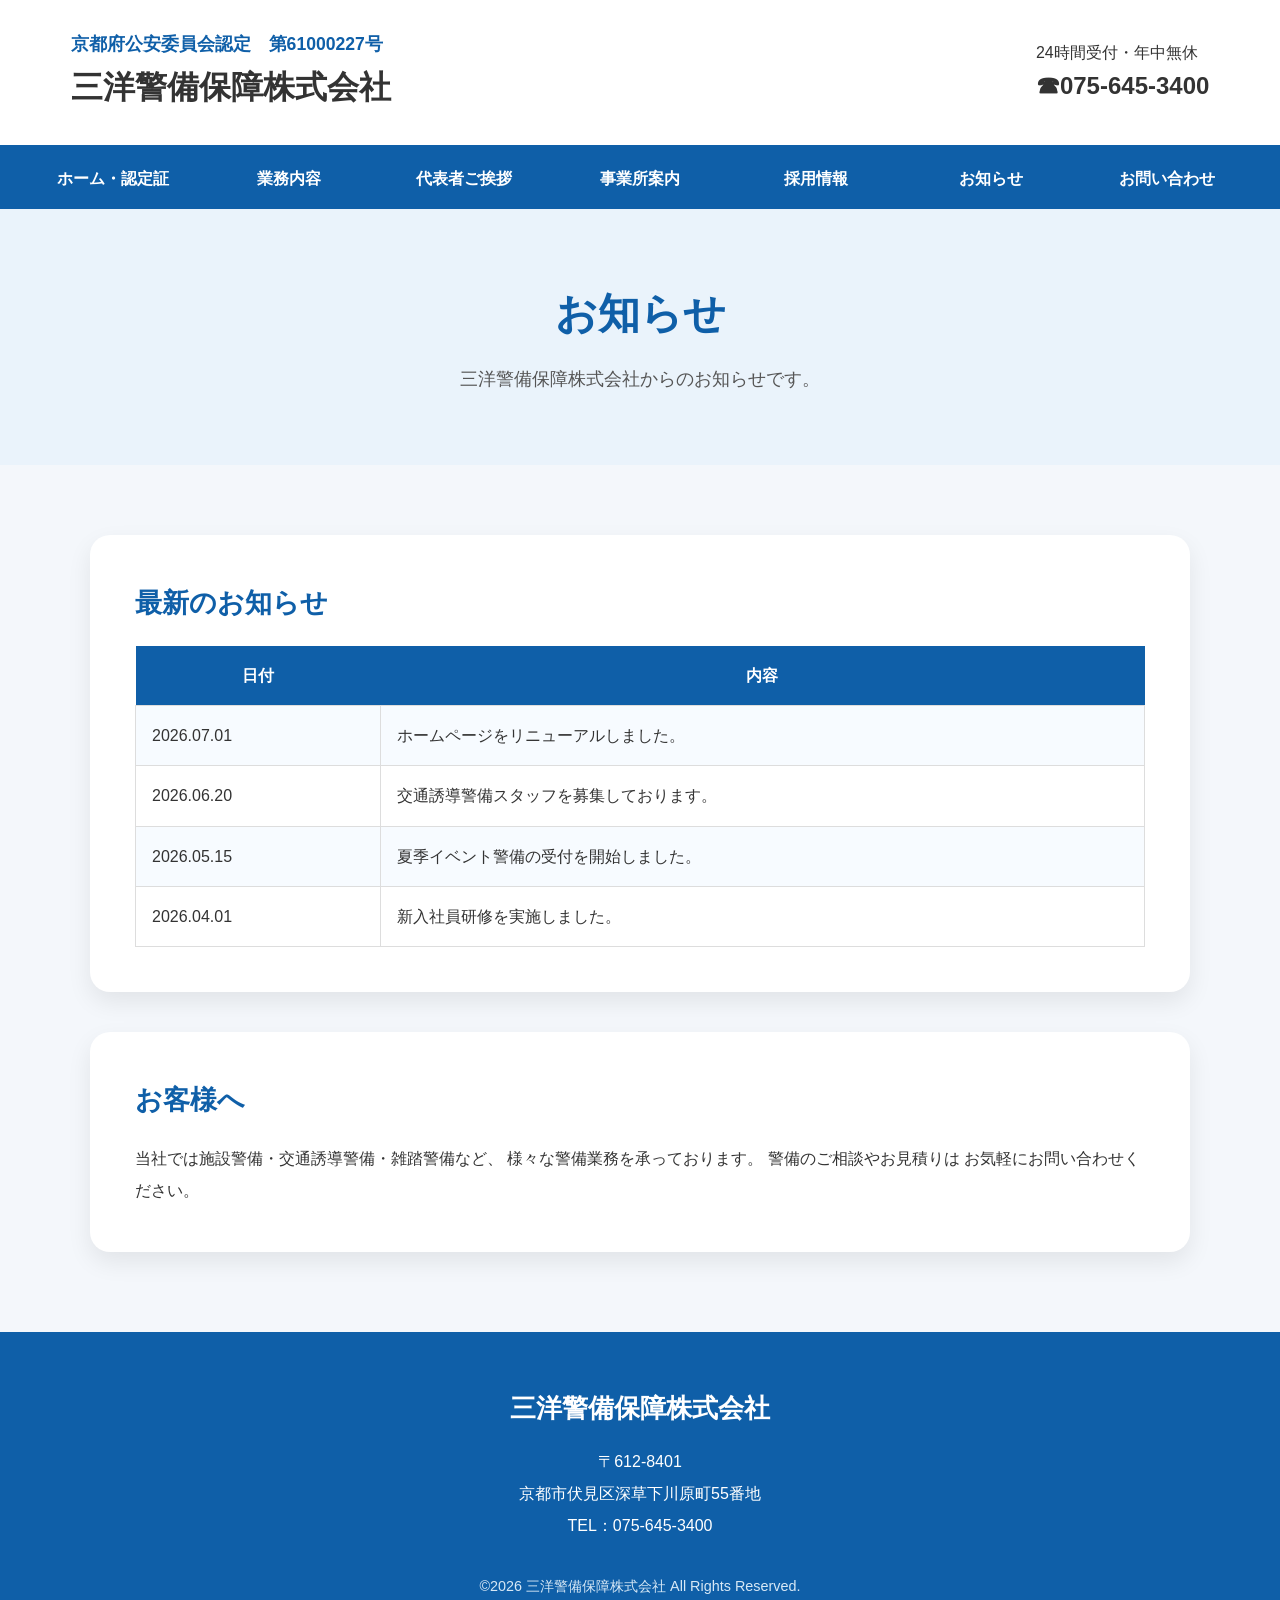
<file: news.html>
<!DOCTYPE html>
<html lang="ja">
<head>
<meta charset="UTF-8">
<meta name="viewport" content="width=device-width, initial-scale=1.0">

<title>お知らせ｜三洋警備保障株式会社</title>

<link rel="stylesheet" href="css/style.css">

</head>

<body>

<header>

<div class="header-inner">

<div class="logo">
<p class="license">京都府公安委員会認定　第61000227号</p>
<h1>三洋警備保障株式会社</h1>
</div>

<div class="tel">
<p>24時間受付・年中無休</p>
<h2>☎075-645-3400</h2>
</div>

</div>

</header>

<nav class="navbar">

<div class="menu-toggle" aria-label="メニューを開く" aria-expanded="false">☰</div>

<ul class="nav-menu">
<li><a href="index.html">ホーム・認定証</a></li>
<li><a href="business.html">業務内容</a></li>
<li><a href="greeting.html">代表者ご挨拶</a></li>
<li><a href="office.html">事業所案内</a></li>
<li><a href="recruit.html">採用情報</a></li>
<li><a href="news.html">お知らせ</a></li>
<li><a href="contact.html">お問い合わせ</a></li>
</ul>

</nav>

<main>

<section class="page-title">

<h2>お知らせ</h2>

<p>三洋警備保障株式会社からのお知らせです。</p>

</section>

<div class="container">

<div class="content-box">

<h3>最新のお知らせ</h3>

<table class="news-table">

<tr>
<th>日付</th>
<th>内容</th>
</tr>

<tr>
<td>2026.07.01</td>
<td>ホームページをリニューアルしました。</td>
</tr>

<tr>
<td>2026.06.20</td>
<td>交通誘導警備スタッフを募集しております。</td>
</tr>

<tr>
<td>2026.05.15</td>
<td>夏季イベント警備の受付を開始しました。</td>
</tr>

<tr>
<td>2026.04.01</td>
<td>新入社員研修を実施しました。</td>
</tr>

</table>

</div>

<div class="content-box">

<h3>お客様へ</h3>

<p>

当社では施設警備・交通誘導警備・雑踏警備など、
様々な警備業務を承っております。

警備のご相談やお見積りは
お気軽にお問い合わせください。

</p>

</div>

</div>

</main>

<footer>

<div class="footer-inner">

<h3>三洋警備保障株式会社</h3>

<p>
〒612-8401<br>
京都市伏見区深草下川原町55番地
</p>

<p>TEL：075-645-3400</p>

<p class="footer-copy">

©2026 三洋警備保障株式会社 All Rights Reserved.

</p>

</div>

</footer>

<script src="js/script.js"></script>

</body>
</html>
</file>
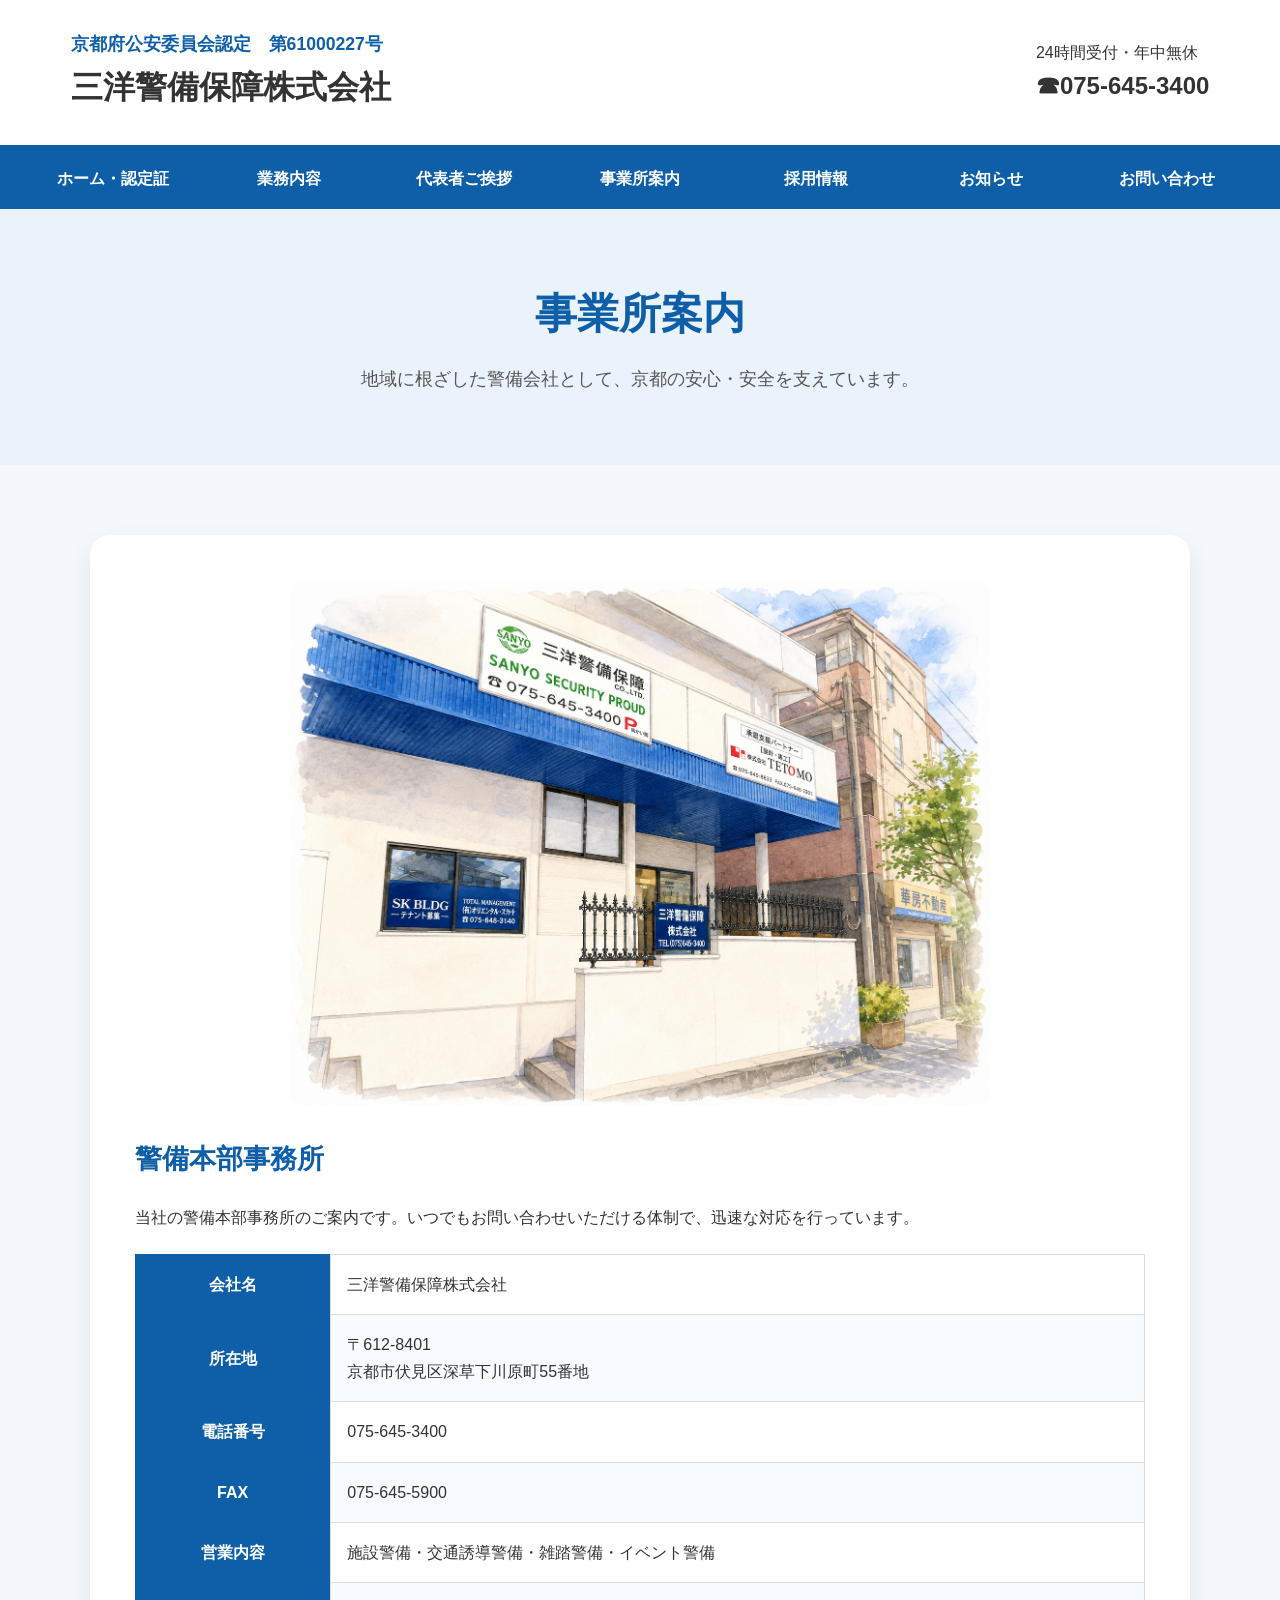
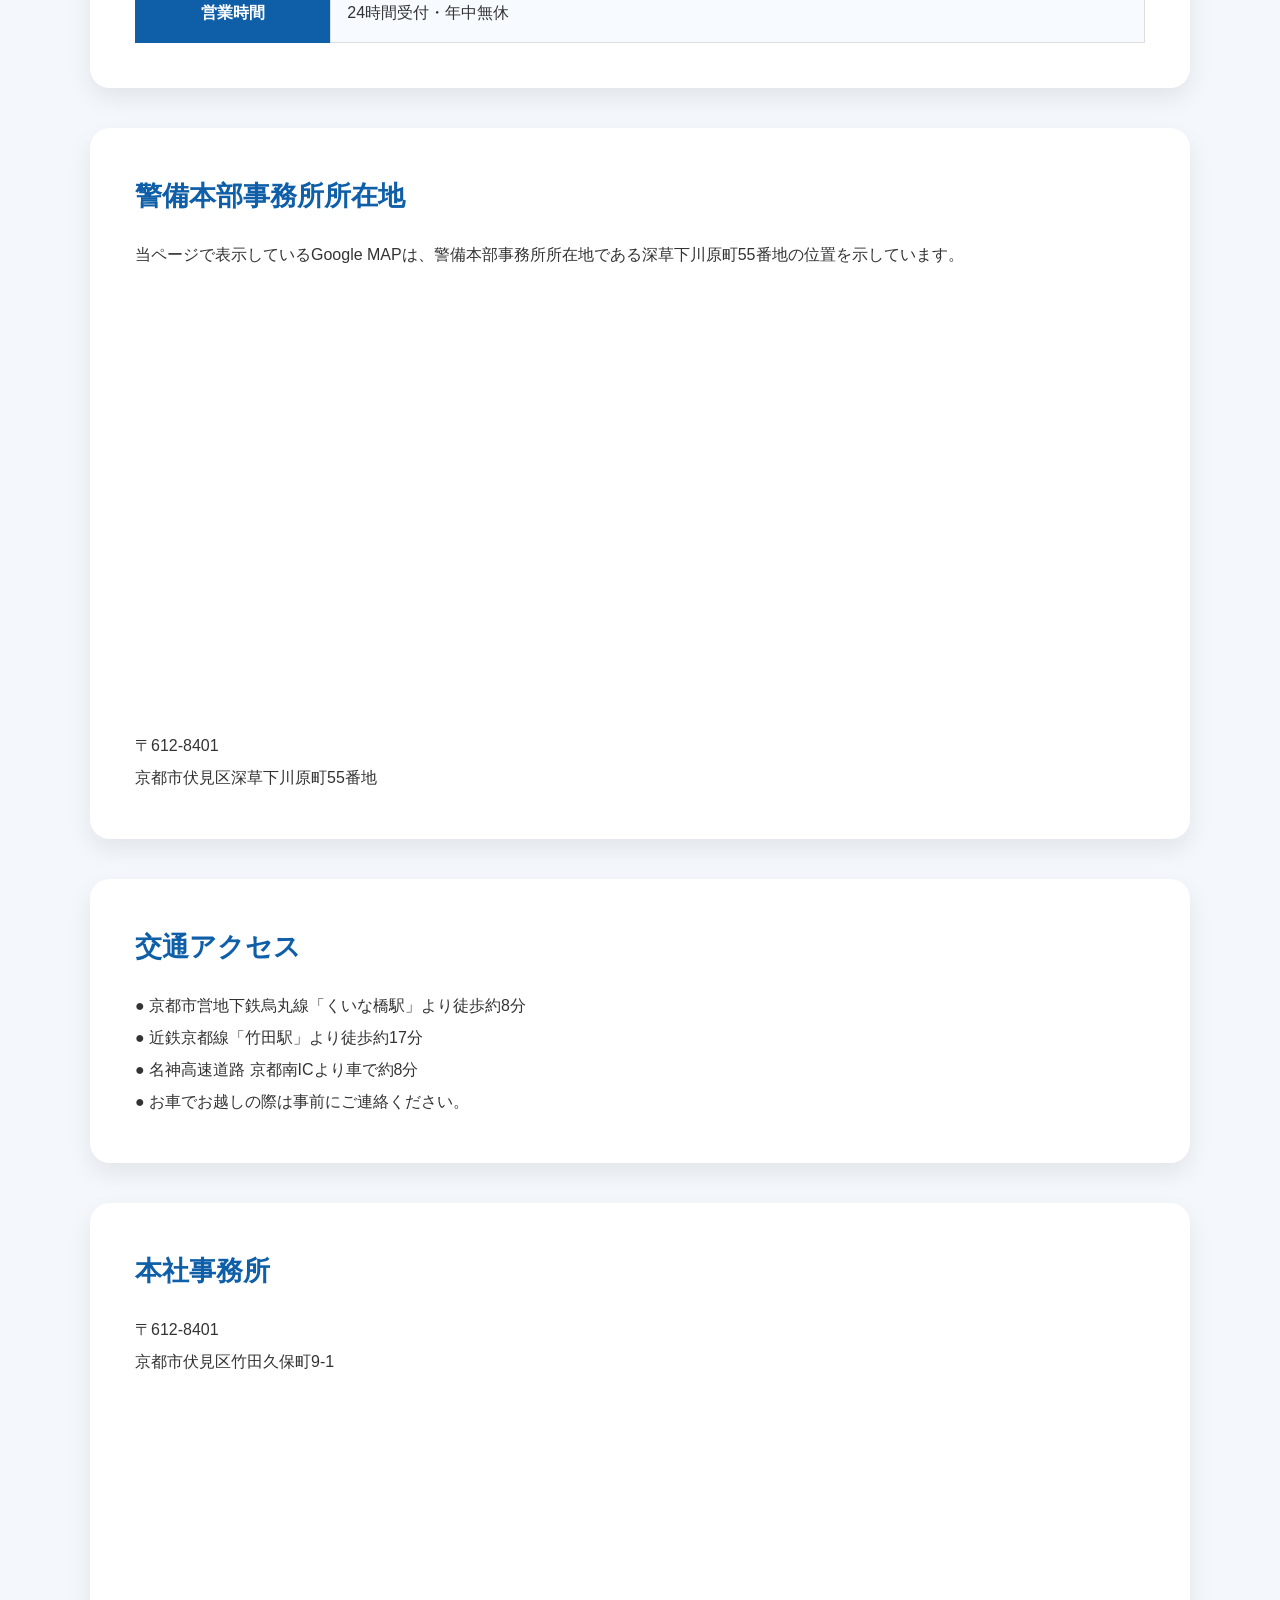
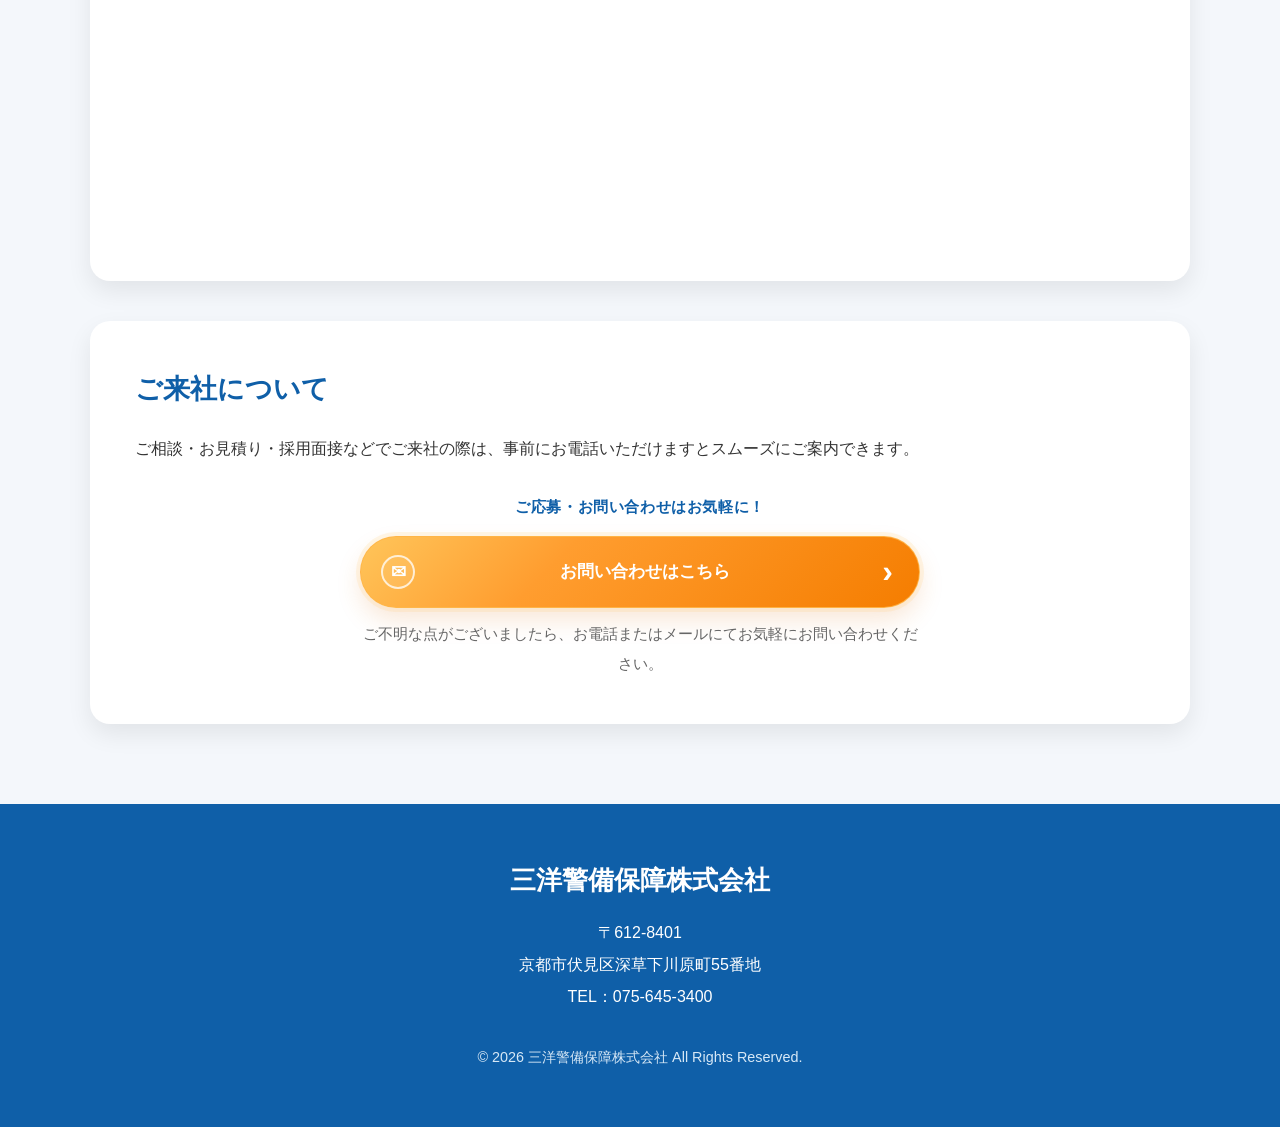
<file: office.html>
<!DOCTYPE html>
<html lang="ja">

<head>

<meta charset="UTF-8">

<meta name="viewport" content="width=device-width, initial-scale=1.0">

<title>事業所案内｜三洋警備保障株式会社</title>

<link rel="stylesheet" href="css/style.css">

</head>

<body class="office-page">

<header>

<div class="header-inner">

<div class="logo">

<p class="license">
京都府公安委員会認定　第61000227号
</p>

<h1>三洋警備保障株式会社</h1>

</div>

<div class="tel">

<p>24時間受付・年中無休</p>

<h2>☎075-645-3400</h2>

</div>

</div>

</header>

<nav class="navbar">

<div class="menu-toggle" aria-label="メニューを開く" aria-expanded="false">☰</div>

<ul class="nav-menu">

<li><a href="index.html">ホーム・認定証</a></li>
<li><a href="business.html">業務内容</a></li>
<li><a href="greeting.html">代表者ご挨拶</a></li>
<li><a href="office.html">事業所案内</a></li>
<li><a href="recruit.html">採用情報</a></li>
<li><a href="news.html">お知らせ</a></li>
<li><a href="contact.html">お問い合わせ</a></li>

</ul>

</nav>

<main>

<section class="page-title">

<h2>事業所案内</h2>

<p>

地域に根ざした警備会社として、京都の安心・安全を支えています。

</p>

</section>

<div class="container">

<div class="content-box">

<img
src="images/office/office-illustration.png"
alt="三洋警備保障株式会社 事業所外観"
class="content-photo office-photo">

<h3>警備本部事務所</h3>

<p>
当社の警備本部事務所のご案内です。いつでもお問い合わせいただける体制で、迅速な対応を行っています。
</p>

<table>

<tr>

<th>会社名</th>

<td>三洋警備保障株式会社</td>

</tr>

<tr>

<th>所在地</th>

<td>

〒612-8401<br>

京都市伏見区深草下川原町55番地

</td>

</tr>

<tr>

<th>電話番号</th>

<td>

075-645-3400

</td>

</tr>

<tr>

<th>FAX</th>

<td>

075-645-5900

</td>

</tr>

<tr>

<th>営業内容</th>

<td>

施設警備・交通誘導警備・雑踏警備・イベント警備

</td>

</tr>

<tr>

<th>営業時間</th>

<td>

24時間受付・年中無休

</td>

</tr>

</table>

</div>

<div class="content-box">

<h3>警備本部事務所所在地</h3>

<p>
当ページで表示しているGoogle MAPは、警備本部事務所所在地である深草下川原町55番地の位置を示しています。
</p>

<iframe
    class="map"
    src="https://www.google.com/maps?q=京都府京都市伏見区深草下川原町55&output=embed"
    loading="lazy"
    allowfullscreen>
</iframe>

<p>
〒612-8401<br>
京都市伏見区深草下川原町55番地
</p>

</div>

<div class="content-box">

<h3>交通アクセス</h3>

<p>

● 京都市営地下鉄烏丸線「くいな橋駅」より徒歩約8分

</p>

<p>

● 近鉄京都線「竹田駅」より徒歩約17分

</p>

<p>

● 名神高速道路 京都南ICより車で約8分

</p>

<p>

● お車でお越しの際は事前にご連絡ください。

</p>

</div>

<div class="content-box">

<h3>本社事務所</h3>

<p>
〒612-8401<br>
京都市伏見区竹田久保町9-1
</p>

<iframe
    class="map"
    src="https://www.google.com/maps?q=京都市伏見区竹田久保町9-1&output=embed"
    loading="lazy"
    allowfullscreen>
</iframe>

</div>

<!-- 公安委員会認定証セクションをトップページへ移動したため、このセクションは削除しました -->

<div class="content-box">

<h3>ご来社について</h3>

<p>
ご相談・お見積り・採用面接などでご来社の際は、事前にお電話いただけますとスムーズにご案内できます。

</p>

<br>

<div class="contact-cta">

<p class="contact-kicker">ご応募・お問い合わせはお気軽に！</p>

<a href="contact.html" class="contact-button">

<span class="contact-icon" aria-hidden="true">✉</span>
<span class="contact-text">お問い合わせはこちら</span>
<span class="contact-arrow" aria-hidden="true">›</span>

</a>

<p class="contact-cta-note">ご不明な点がございましたら、お電話またはメールにてお気軽にお問い合わせください。</p>

</div>

</div>

</div>

</main>

<footer>

<div class="footer-inner">

<h3>三洋警備保障株式会社</h3>

<p>

〒612-8401<br>

京都市伏見区深草下川原町55番地

</p>

<p>

TEL：075-645-3400

</p>

<p class="footer-copy">

© 2026 三洋警備保障株式会社 All Rights Reserved.

</p>

</div>

</footer>

<script src="js/script.js"></script>

</body>

</html>
</file>
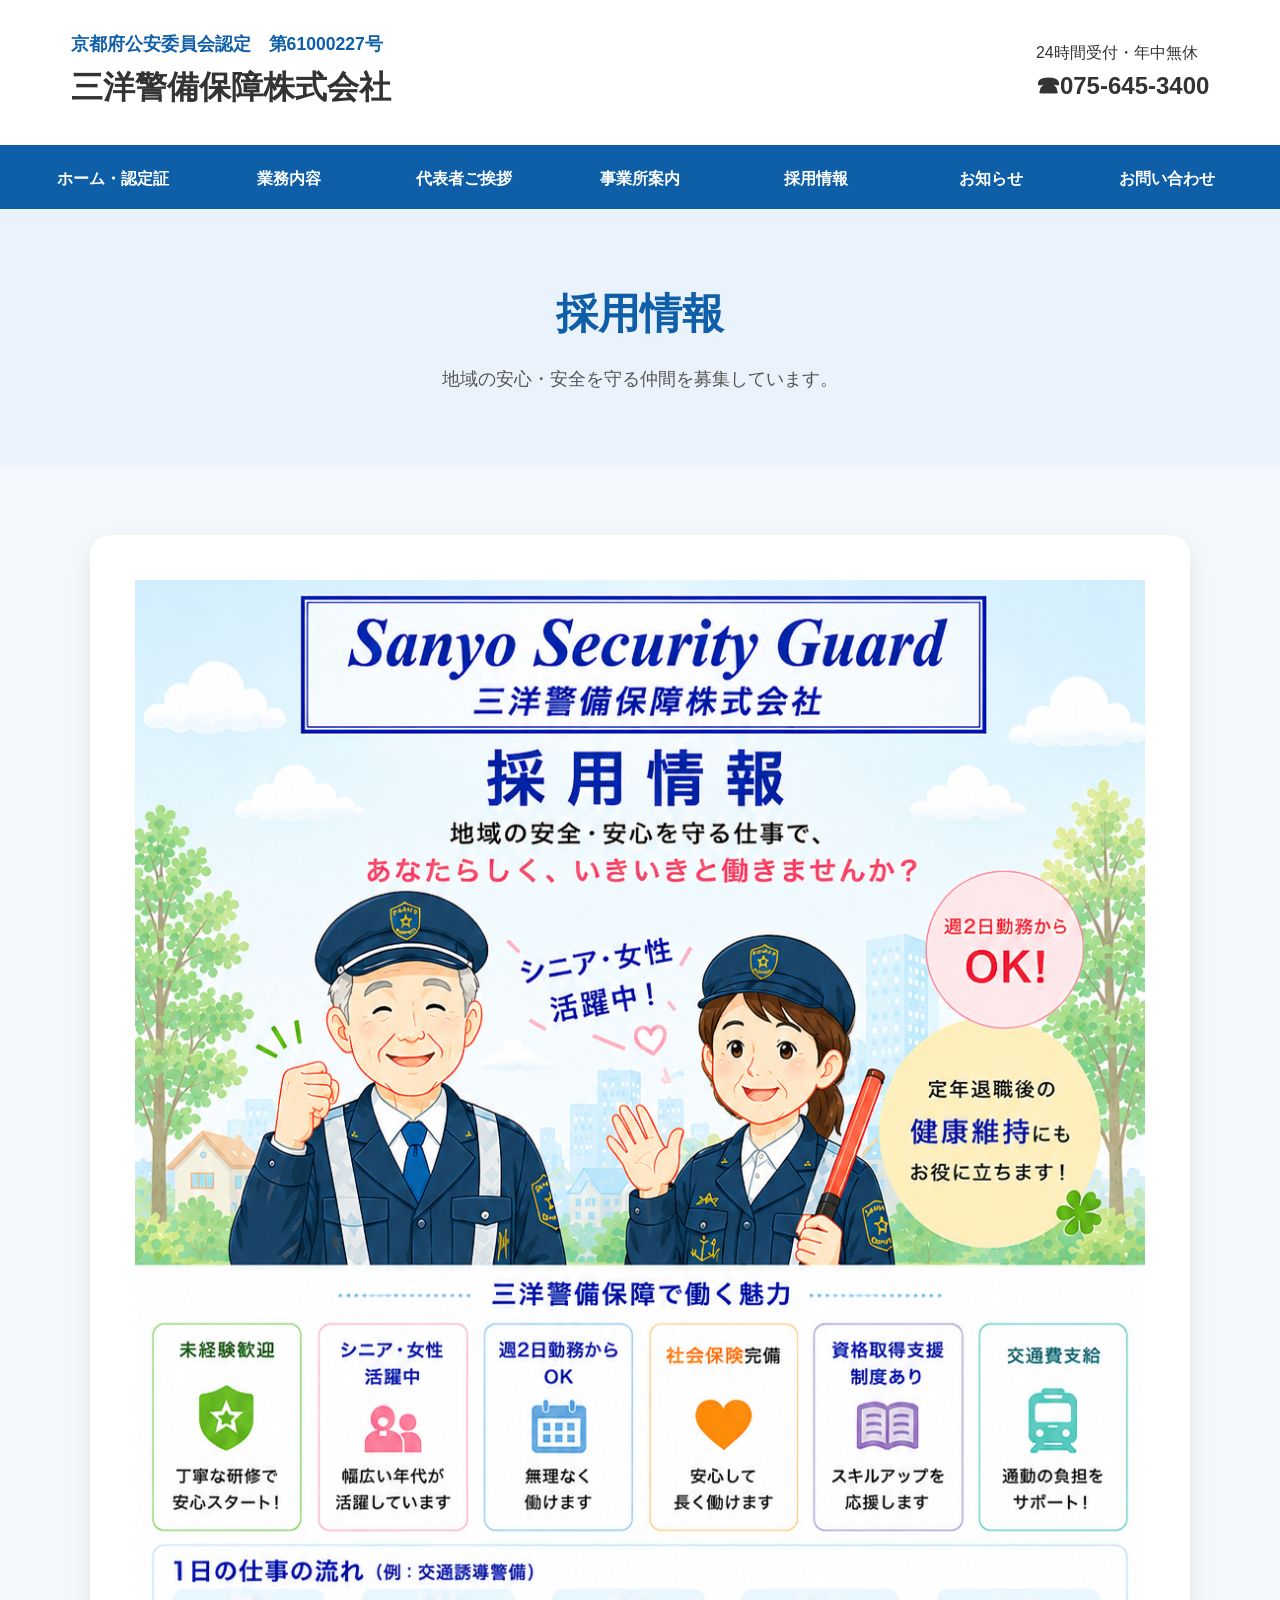
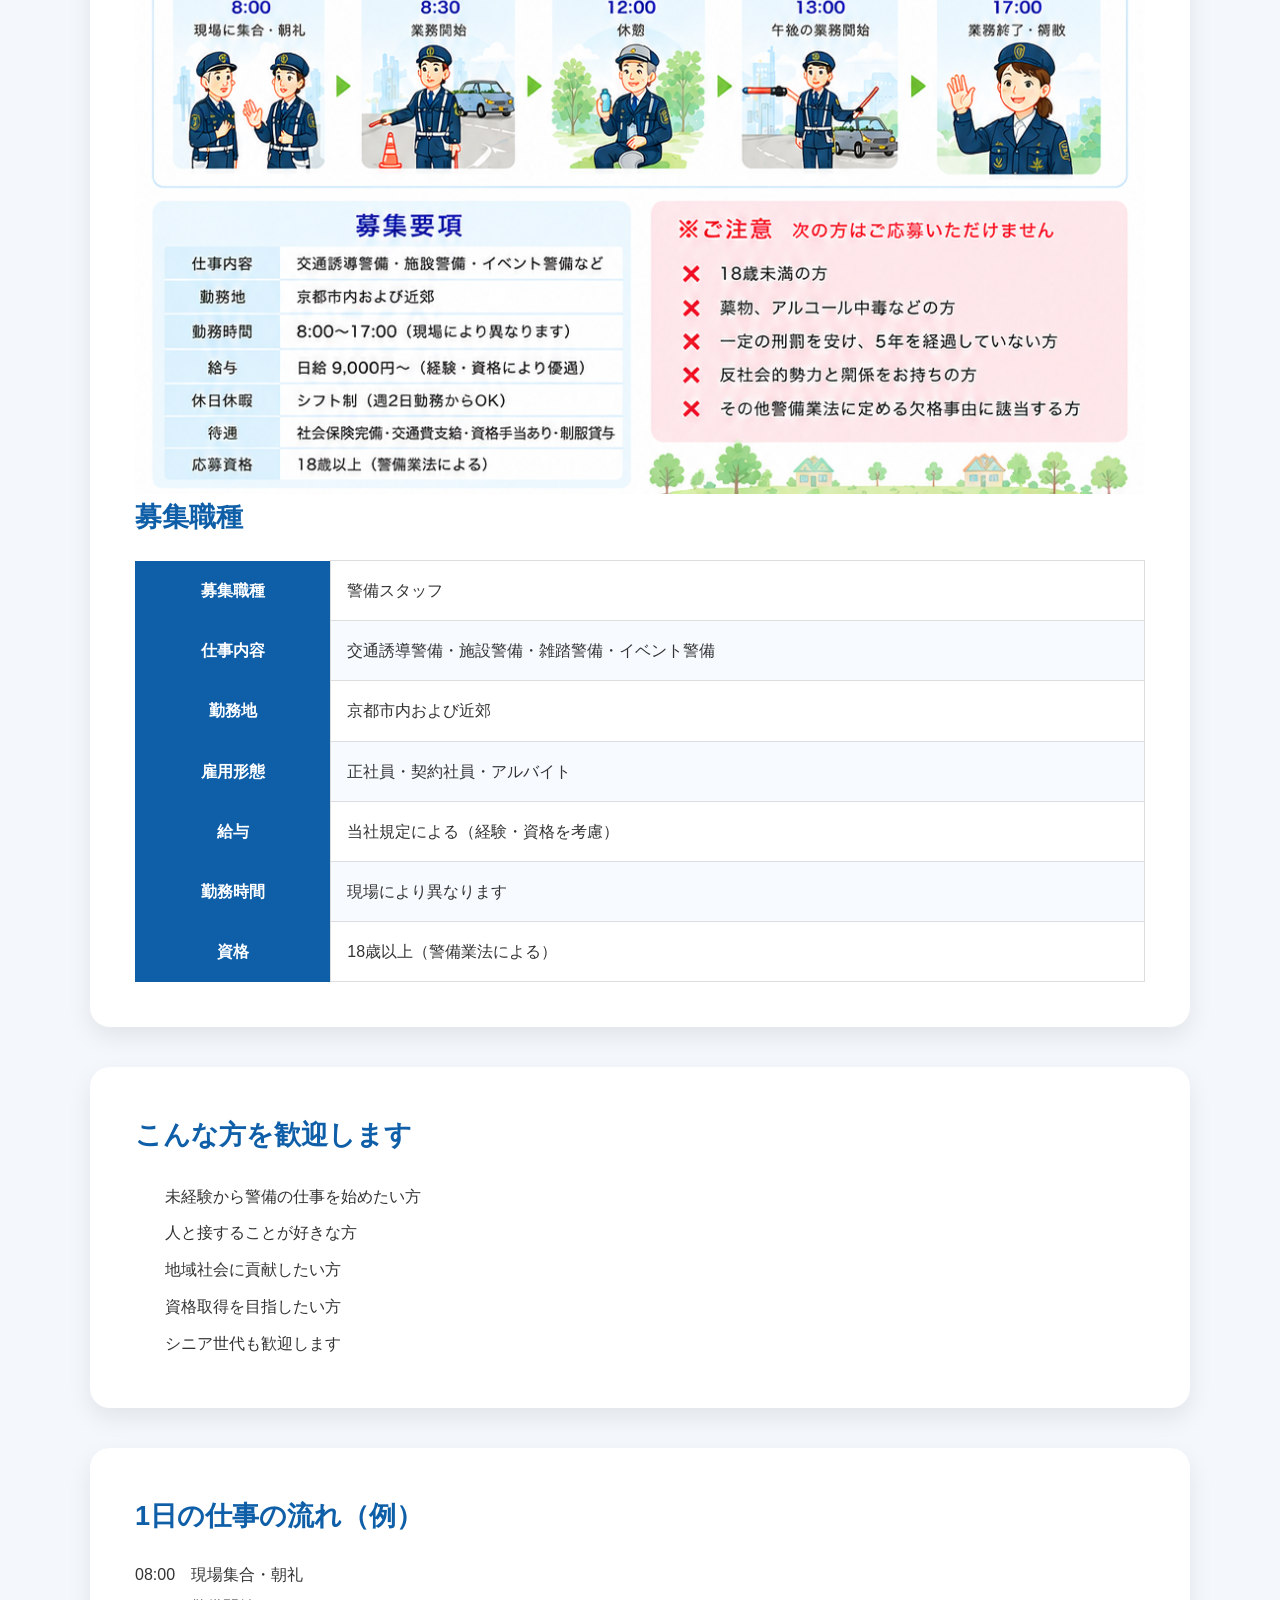
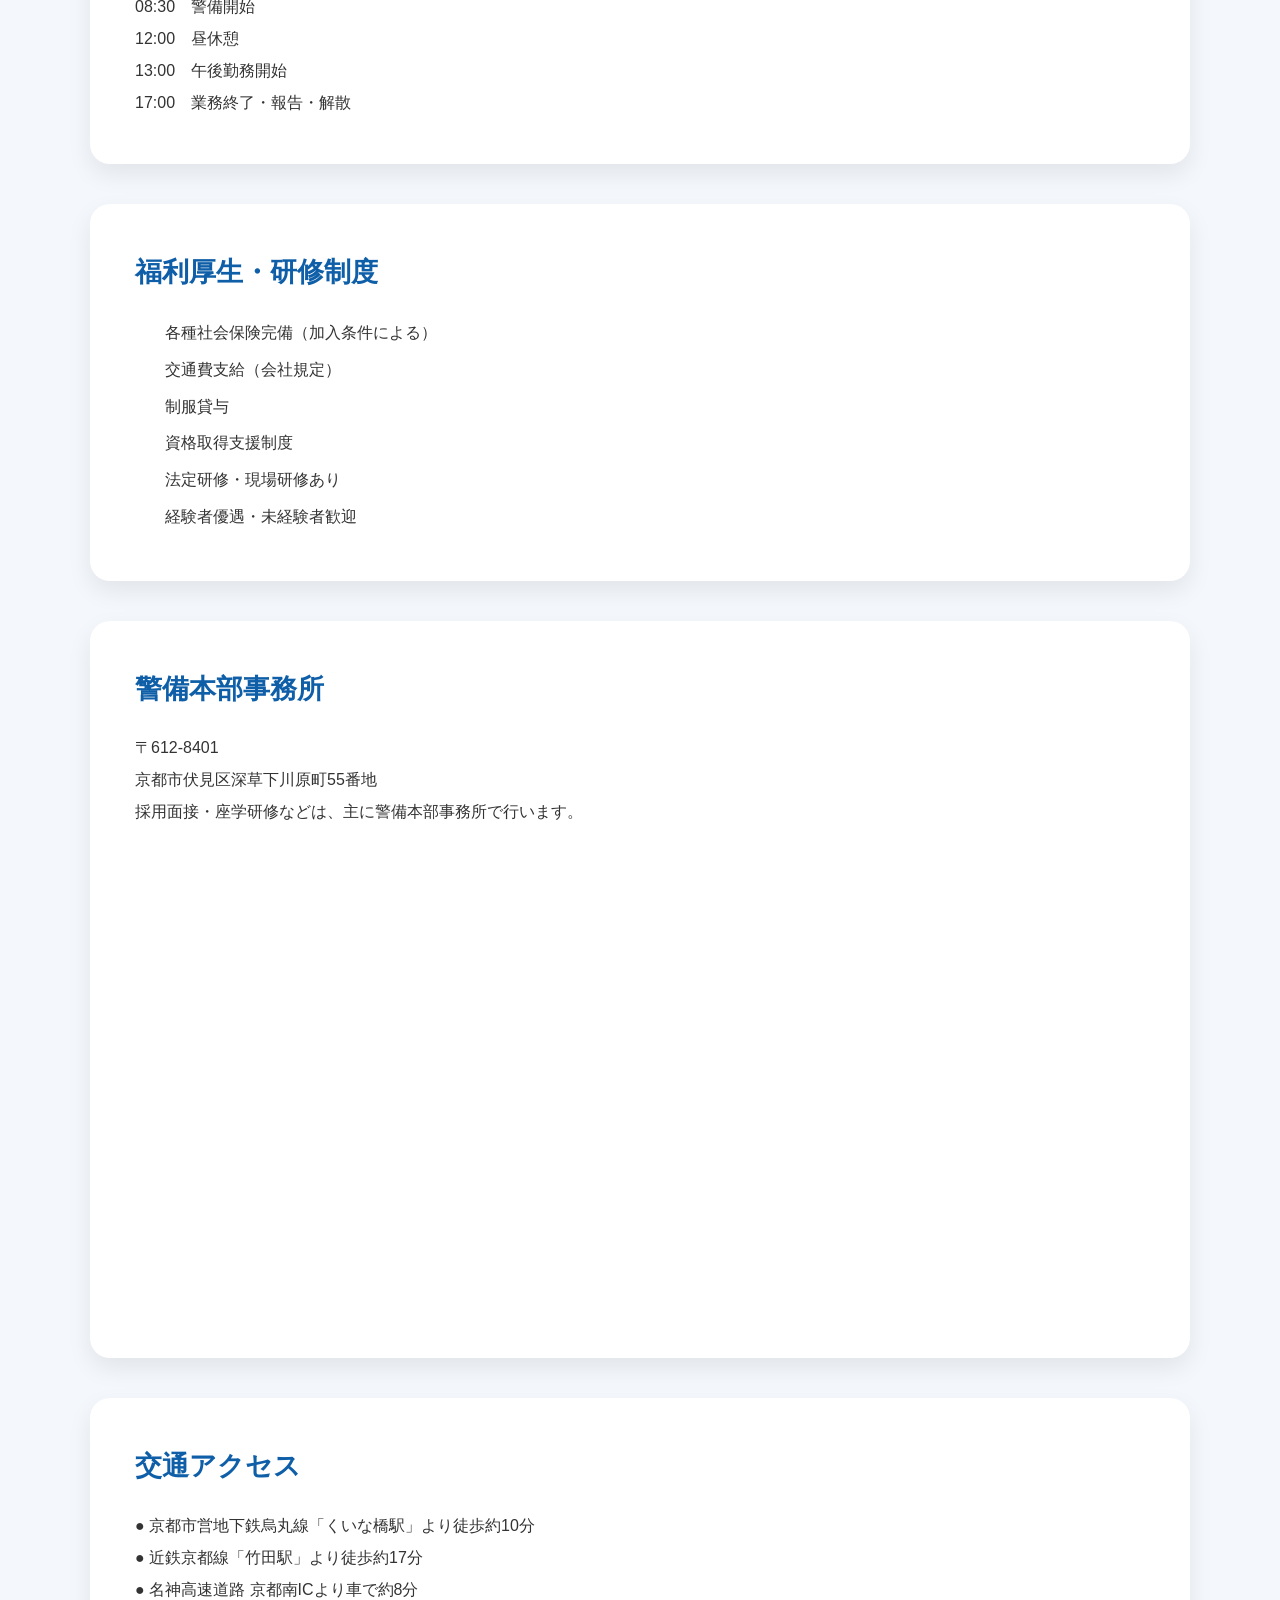
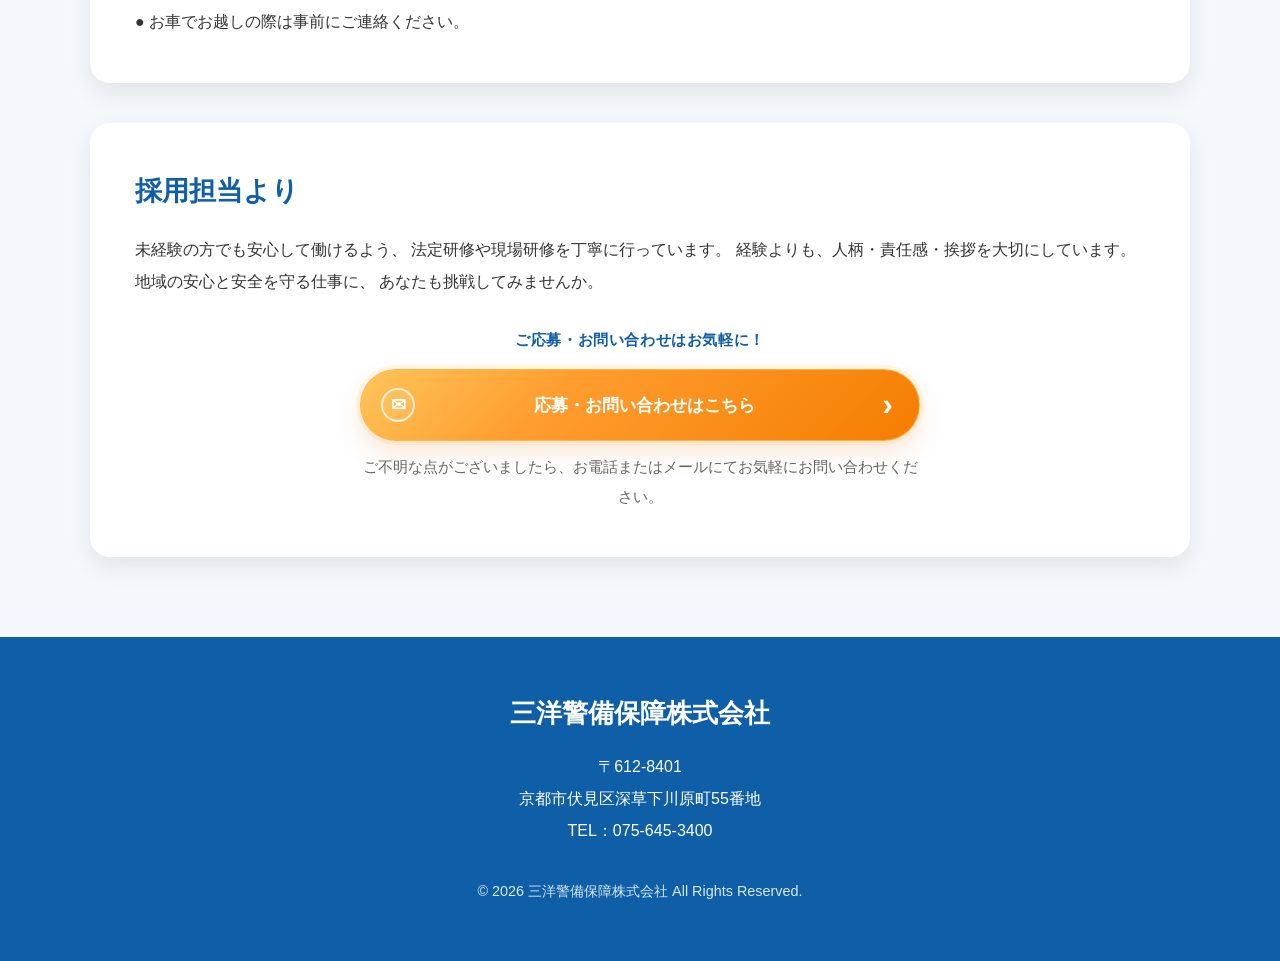
<file: recruit.html>
<!DOCTYPE html>
<html lang="ja">

<head>

<meta charset="UTF-8">
<meta name="viewport" content="width=device-width, initial-scale=1.0">

<title>採用情報｜三洋警備保障株式会社</title>

<link rel="stylesheet" href="css/style.css">

</head>

<body class="recruit-page">

<header>

<div class="header-inner">

<div class="logo">

<p class="license">
京都府公安委員会認定　第61000227号
</p>

<h1>三洋警備保障株式会社</h1>

</div>

<div class="tel">

<p>24時間受付・年中無休</p>

<h2>☎075-645-3400</h2>

</div>

</div>

</header>

<nav class="navbar">

<div class="menu-toggle" aria-label="メニューを開く" aria-expanded="false">☰</div>

<ul class="nav-menu">

<li><a href="index.html">ホーム・認定証</a></li>
<li><a href="business.html">業務内容</a></li>
<li><a href="greeting.html">代表者ご挨拶</a></li>
<li><a href="office.html">事業所案内</a></li>
<li><a href="recruit.html">採用情報</a></li>
<li><a href="news.html">お知らせ</a></li>
<li><a href="contact.html">お問い合わせ</a></li>

</ul>

</nav>

<main>

<section class="page-title">

<h2>採用情報</h2>

<p>

地域の安心・安全を守る仲間を募集しています。

</p>

</section>

<div class="container">

<div class="content-box recruit-box">

<div class="recruit-image-wrap">
    
    <img
    src="images/recruit/recruit-top.png"
    alt="警備員イラスト"
    class="recruit-top-image">

</div>

<h3>募集職種</h3>

<table>

<tr>

<th>募集職種</th>

<td>警備スタッフ</td>

</tr>

<tr>

<th>仕事内容</th>

<td>

交通誘導警備・施設警備・雑踏警備・イベント警備

</td>

</tr>

<tr>

<th>勤務地</th>

<td>

京都市内および近郊

</td>

</tr>

<tr>

<th>雇用形態</th>

<td>

正社員・契約社員・アルバイト

</td>

</tr>

<tr>

<th>給与</th>

<td>

当社規定による（経験・資格を考慮）

</td>

</tr>

<tr>

<th>勤務時間</th>

<td>

現場により異なります

</td>

</tr>

<tr>

<th>資格</th>

<td>

18歳以上（警備業法による）

</td>

</tr>

</table>

</div>

<div class="content-box">

<h3>こんな方を歓迎します</h3>

<ul style="line-height:2.3;padding-left:30px;">

<li>未経験から警備の仕事を始めたい方</li>

<li>人と接することが好きな方</li>

<li>地域社会に貢献したい方</li>

<li>資格取得を目指したい方</li>

<li>シニア世代も歓迎します</li>

</ul>

</div>

<div class="content-box">

<h3>1日の仕事の流れ（例）</h3>

<p>

08:00　現場集合・朝礼<br>

08:30　警備開始<br>

12:00　昼休憩<br>

13:00　午後勤務開始<br>

17:00　業務終了・報告・解散

</p>

</div>

<div class="content-box">

<h3>福利厚生・研修制度</h3>

<ul style="line-height:2.3;padding-left:30px;">

<li>各種社会保険完備（加入条件による）</li>

<li>交通費支給（会社規定）</li>

<li>制服貸与</li>

<li>資格取得支援制度</li>

<li>法定研修・現場研修あり</li>

<li>経験者優遇・未経験者歓迎</li>

</ul>

</div>

<div class="content-box">

<h3>警備本部事務所</h3>

<p>

〒612-8401<br>

京都市伏見区深草下川原町55番地

</p>

<p>

採用面接・座学研修などは、主に警備本部事務所で行います。

</p>

<br>

<iframe
class="map"
src="https://www.google.com/maps?q=京都府京都市伏見区深草下川原町55&output=embed"
loading="lazy"
allowfullscreen>
</iframe>

</div>
<div class="content-box">

    <h3>交通アクセス</h3>

    <p>
        ● 京都市営地下鉄烏丸線「くいな橋駅」より徒歩約10分
    </p>

    <p>
        ● 近鉄京都線「竹田駅」より徒歩約17分
    </p>

    <p>
        ● 名神高速道路 京都南ICより車で約8分
    </p>

    <p>
        ● お車でお越しの際は事前にご連絡ください。
    </p>

</div>
<div class="content-box">

<h3>採用担当より</h3>

<p>

未経験の方でも安心して働けるよう、
法定研修や現場研修を丁寧に行っています。

経験よりも、人柄・責任感・挨拶を大切にしています。

地域の安心と安全を守る仕事に、
あなたも挑戦してみませんか。

</p>

<br>

<div class="contact-cta">

<p class="contact-kicker">ご応募・お問い合わせはお気軽に！</p>

<a href="contact.html" class="contact-button">

<span class="contact-icon" aria-hidden="true">✉</span>
<span class="contact-text">応募・お問い合わせはこちら</span>
<span class="contact-arrow" aria-hidden="true">›</span>

</a>

<p class="contact-cta-note">ご不明な点がございましたら、お電話またはメールにてお気軽にお問い合わせください。</p>

</div>

</div>

</div>

</main>

<footer>

<div class="footer-inner">

<h3>三洋警備保障株式会社</h3>

<p>

〒612-8401<br>

京都市伏見区深草下川原町55番地

</p>

<p>

TEL：075-645-3400

</p>

<p class="footer-copy">

© 2026 三洋警備保障株式会社 All Rights Reserved.

</p>

</div>

</footer>

<script src="js/script.js"></script>

</body>

</html>
</file>
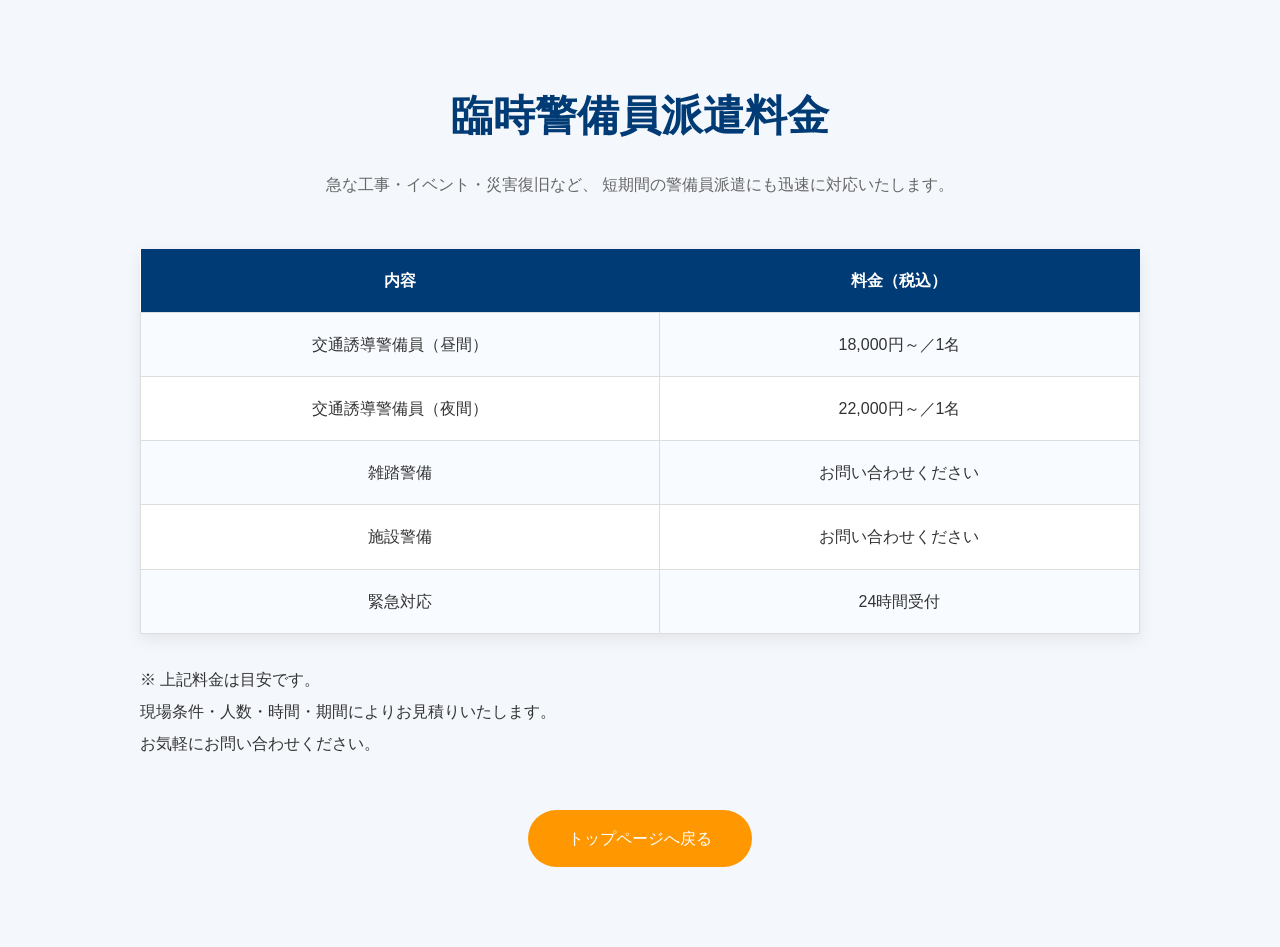
<file: temporary-price.html>
<!DOCTYPE html>
<html lang="ja">
<head>

<meta charset="UTF-8">
<meta name="viewport" content="width=device-width, initial-scale=1.0">

<title>臨時警備員派遣料金 | 三洋警備保障株式会社</title>

<link rel="stylesheet" href="css/style.css">

<style>

.price-page{

    width:1000px;
    max-width:95%;
    margin:80px auto;

}

.price-page h1{

    text-align:center;
    color:#003b75;
    font-size:42px;
    margin-bottom:20px;

}

.price-page p{

    text-align:center;
    margin-bottom:50px;
    color:#666;

}

table{

    width:100%;
    border-collapse:collapse;
    background:white;

    box-shadow:0 5px 15px rgba(0,0,0,.08);

}

th{

    background:#003b75;
    color:white;
    padding:18px;

}

td{

    padding:18px;
    border-bottom:1px solid #ddd;
    text-align:center;

}

tr:nth-child(even){

    background:#f8fbff;

}

.note{

    margin-top:30px;
    line-height:2;

}

.back{

    text-align:center;
    margin-top:50px;

}

.back a{

    display:inline-block;

    background:#ff9800;
    color:white;

    padding:15px 40px;

    border-radius:40px;

}

.back a:hover{

    background:#ff7f00;

}

</style>

</head>

<body>

<div class="price-page">

<h1>臨時警備員派遣料金</h1>

<p>

急な工事・イベント・災害復旧など、
短期間の警備員派遣にも迅速に対応いたします。

</p>

<table>

<tr>

<th>内容</th>
<th>料金（税込）</th>

</tr>

<tr>

<td>交通誘導警備員（昼間）</td>
<td>18,000円～／1名</td>

</tr>

<tr>

<td>交通誘導警備員（夜間）</td>
<td>22,000円～／1名</td>

</tr>

<tr>

<td>雑踏警備</td>
<td>お問い合わせください</td>

</tr>

<tr>

<td>施設警備</td>
<td>お問い合わせください</td>

</tr>

<tr>

<td>緊急対応</td>
<td>24時間受付</td>

</tr>

</table>

<div class="note">

※ 上記料金は目安です。<br>

現場条件・人数・時間・期間によりお見積りいたします。<br>

お気軽にお問い合わせください。

</div>

<div class="back">

<a href="index.html">

トップページへ戻る

</a>

</div>

</div>

</body>

</html>
</file>
<file: css/style.css>
/*==================================================
 三洋警備保障株式会社
 style_v3.css Ver3.0
==================================================*/


/*=========================
 共通設定
=========================*/

*{
    margin:0;
    padding:0;
    box-sizing:border-box;
}

html{
    scroll-behavior:smooth;
}

body{

    font-family:
    "Yu Gothic",
    "Hiragino Kaku Gothic ProN",
    "Meiryo",
    sans-serif;

    color:#333;

    background:#f4f7fb;

    line-height:1.7;

}

img{

    display:block;

    max-width:100%;

}

a{

    text-decoration:none;

    color:inherit;

}

ul{

    list-style:none;

}


/*=========================
 Header
=========================*/

header{

    background:#ffffff;

    border-bottom:3px solid #0f5fa8;

    box-shadow:0 2px 10px rgba(0,0,0,.08);

}


.header-inner{

    width:min(1300px,96%);

    margin:auto;

    padding:10px 20px;

    display:grid;

    grid-template-columns:1.4fr auto 1fr;

    align-items:center;

    column-gap:40px;

}


/*------------------
 左側
-------------------*/

.header-left{

    display:flex;

    flex-direction:column;

    justify-content:center;

}


.license-row{

    display:flex;

    align-items:center;

    gap:10px;

    margin-bottom:5px;

}

.police-mark{

    width:60px;

}

.license{

    color:#0f5fa8;

    font-size:1.1rem;

    font-weight:700;

}

.header-left h1{

    color:#0f5fa8;

    font-size:3.6rem;

    line-height:1.15;

}

.english-name{

    margin-top:3px;

    color:#0f5fa8;

    font-size:1rem;

    font-weight:600;

}


/*------------------
 中央
-------------------*/

.header-center{

    display:flex;

    justify-content:center;

    align-items:center;

}

.company-logo{

    width:360px;

    height:auto;

}

/*------------------
右側
-------------------*/

.header-right{

    display:flex;

    flex-direction:column;

    align-items:flex-end;

    justify-content:center;

}

.tel-number{

    color:#d62828;

    font-size:2.3rem;

    font-weight:bold;

    line-height:1.1;

}

.tel-info{

    margin-top:3px;

    color:#666;

    font-size:.95rem;

    font-weight:600;

}


/*=========================
 Navigation
=========================*/

.navbar{

    background:#0f5fa8;

    position:relative;

    z-index:20;

}

.menu-toggle{
    display:none;
}

.nav-menu{

    width:min(1300px,96%);

    margin:auto;

    display:flex;

    justify-content:center;

    align-items:center;

}

.nav-menu li{

    flex:1;
    position:relative;
    min-height:54px;
    display:flex;
    align-items:center;
    justify-content:center;

}

.office-links{
    flex:1;
    display:flex;
    flex-direction:column;
    justify-content:center;
    align-items:stretch;
    background:#0f5fa8;
    border-radius:8px;
    overflow:hidden;
    min-height:54px;
}

.office-links a{
    display:flex;
    justify-content:center;
    align-items:center;
    width:100%;
    padding:10px 8px;
    line-height:1.2;
    text-align:center;
    color:#fff;
    transition:.3s;
}

.office-links a span{
    display:block;
}

.office-links a:hover{
    background:rgba(255,255,255,.08);
}

.nav-menu a{

    display:block;

    color:#fff;

    text-align:center;

    padding:17px 8px;

    font-size:1rem;

    font-weight:bold;

    transition:.3s;

}

.nav-menu a:hover{

    background:#0a4a86;

}

.dropdown-menu{
    display:none;
    position:absolute;
    top:100%;
    left:0;
    min-width:220px;
    background:#0f5fa8;
    box-shadow:0 10px 20px rgba(0,0,0,.2);
    border-radius:0 0 8px 8px;
    overflow:hidden;
    z-index:10;
}

.dropdown:hover .dropdown-menu{
    display:block;
}

.dropdown-menu li{
    flex:none;
}

.dropdown-menu a{
    padding:12px 15px;
    text-align:left;
}

.dropdown-menu a:hover{
    background:#0a4a86;
}


/*=========================
 Hero
=========================*/

.hero{

    position:relative;

    min-height:640px;

    background:

    url("../images/hero/kyoto-pc.png")

    center center /

    cover

    no-repeat;

    display:flex;

    justify-content:center;

    align-items:center;

    padding:70px 20px;

}

.hero-overlay{

    width:min(760px,90%);

    background:rgba(255,255,255,.78);

    backdrop-filter:blur(8px);

    border-radius:25px;

    padding:50px;

    text-align:center;

    box-shadow:0 15px 35px rgba(0,0,0,.18);

}

.hero-overlay h2{

    color:#0f5fa8;

    font-size:3rem;

    margin-bottom:25px;

}

.hero-overlay p{

    font-size:1.25rem;

    line-height:2;

    margin-bottom:35px;

}

.contact-cta{

    max-width:560px;

    margin:0 auto;

    text-align:center;

}

.contact-kicker{

    display:block;

    margin:0 0 14px;

    color:#0f5fa8;

    font-size:0.95rem;

    font-weight:700;

    letter-spacing:0.04em;

}

.contact-button,
.button{

    display:flex;

    align-items:center;

    justify-content:center;

    width:100%;

    max-width:560px;

    margin:0 auto;

    padding:18px 26px 18px 20px;

    border:1px solid rgba(255,182,73,0.9);

    border-radius:999px;

    background:linear-gradient(135deg, #ffc55a 0%, #ff9d2f 35%, #f57d00 100%);

    color:#fff;

    font-weight:700;

    font-size:1.08rem;

    box-shadow:0 0 0 4px rgba(255,203,125,0.18), 0 12px 24px rgba(220,123,32,0.18);

    transition:filter .25s ease, transform .25s ease, box-shadow .25s ease;

}

.contact-button:hover,
.button:hover{

    filter:brightness(1.06);

    transform:translateY(-1px);

    box-shadow:0 0 0 4px rgba(255,203,125,0.22), 0 15px 28px rgba(220,123,32,0.22);

}

.contact-icon{

    display:flex;

    align-items:center;

    justify-content:center;

    width:34px;

    height:34px;

    flex-shrink:0;

    border:2px solid rgba(255,255,255,0.75);

    border-radius:50%;

    background:rgba(255,255,255,0.08);

    font-size:1.15rem;

    line-height:1;

}

.contact-text{

    flex:1;

    text-align:center;

}

.contact-arrow{

    flex-shrink:0;

    font-size:2rem;

    line-height:1;

    margin-left:8px;

    transform:translateY(-1px);

}

.contact-cta-note{

    margin-top:12px;

    color:#666;

    font-size:0.92rem;

    line-height:1.8;

}

/*=========================
 業務内容
=========================*/

.business{

    background:#ffffff;

    padding:90px 20px;

}

.business h2{

    text-align:center;

    color:#0f5fa8;

    font-size:2.6rem;

    margin-bottom:60px;

}

.business-grid{

    width:min(1200px,95%);

    margin:auto;

    display:grid;

    grid-template-columns:repeat(2,1fr);

    gap:40px;

}

.business-card{

    background:#fff;

    border-radius:22px;

    overflow:hidden;

    box-shadow:0 10px 25px rgba(0,0,0,.10);

    transition:.35s;

}

.business-card:hover{

    transform:translateY(-10px);

    box-shadow:0 20px 45px rgba(0,0,0,.18);

}

.business-card img{

    width:100%;

    height:250px;

    object-fit:cover;

}

.business-card h3{

    text-align:center;

    color:#0f5fa8;

    font-size:1.8rem;

    margin:25px 20px 15px;

}

.business-card p{

    padding:0 25px 25px;

    line-height:1.9;

    text-align:center;

}

.card-button{

    display:block;

    width:220px;

    margin:0 auto 30px;

    padding:15px;

    text-align:center;

    background:#ff9800;

    color:#fff;

    font-weight:bold;

    border-radius:40px;

    transition:.3s;

}

.card-button:hover{

    background:#e67e00;

    transform:translateY(-2px);

}

/*=========================
 共通ページ
=========================*/

.page-title{

    background:#eaf3fb;

    padding:70px 20px;

    text-align:center;

}

.page-title h2{

    color:#0f5fa8;

    font-size:2.6rem;

    margin-bottom:15px;

}

.page-title p{

    color:#555;

    font-size:1.1rem;

}

.container{

    width:min(1100px,95%);

    margin:70px auto;

}

.content-box{

    background:#fff;

    border-radius:20px;

    padding:45px;

    margin-bottom:40px;

    box-shadow:0 10px 25px rgba(0,0,0,.08);

}

.content-box h3{

    color:#0f5fa8;

    font-size:1.7rem;

    margin-bottom:20px;

}

.content-box p{

    line-height:2;

}

.content-photo,
.office-photo{

    display:block;

    width:100%;

    max-width:700px;

    height:auto;

    margin:0 auto 30px;

    border-radius:15px;

    box-sizing:border-box;

}

/*=========================
 テーブル
=========================*/

table{

    width:100%;

    border-collapse:collapse;

    margin-top:20px;

}

th{

    background:#0f5fa8;

    color:#fff;

    padding:16px;

}

td{

    padding:16px;

    border:1px solid #ddd;

}

tr:nth-child(even){

    background:#f7fbff;

}

/*=========================
 Google Map
=========================*/

.map{

    width:100%;

    height:450px;

    border:0;

    border-radius:15px;

}

/*=========================
 Footer
=========================*/

footer{

    background:#0f5fa8;

    color:#fff;

    margin-top:80px;

    padding:55px 20px;

}

.footer-inner{

    width:min(1100px,95%);

    margin:auto;

    text-align:center;

}

.footer-inner h3{

    font-size:1.6rem;

    margin-bottom:15px;

}

.footer-inner p{

    line-height:2;

}

.footer-copy{

    margin-top:30px;

    color:#d7e8f6;

    font-size:.9rem;

}

/*=========================================
 スマホ対応（768px以下）
=========================================*/

@media screen and (max-width:768px){

/* Header */

.header-inner{

    grid-template-columns:1fr;

    row-gap:18px;

    text-align:center;

    padding:15px;

}

.header-left{

    align-items:center;

}

.license-row{

    justify-content:center;

}

.police-mark{

    width:48px;

}

.header-left h1{

    font-size:1.9rem;

}

.english-name{

    font-size:.9rem;

}

.header-center{

    order:2;

}

.company-logo{

    width:240px;

}

.header-right{

    align-items:center;

    order:3;

}

.tel-number{

    font-size:2rem;

}

.tel-info{

    font-size:.9rem;

}

/* Navigation */

.navbar{

    position:relative;

    z-index:30;

    display:flex;

    justify-content:center;

}

.menu-toggle{

    display:block;

    margin:auto;

    padding:14px 18px;

    text-align:center;

    color:#fff;

    font-size:1.8rem;

    line-height:1;

    cursor:pointer;

    user-select:none;

    background:#0f5fa8;

}

.nav-menu{

    position:absolute;

    top:100%;

    left:0;

    right:0;

    display:none;

    flex-direction:column;

    width:100%;

    margin:0;

    background:#0f5fa8;

    z-index:40;

}

.nav-menu.show{

    display:flex;

}

.nav-menu li{

    width:100%;

    min-height:auto;

    border-top:1px solid rgba(255,255,255,.15);

}

.nav-menu a{

    display:block;

    padding:14px 18px;

    border-top:none;

    text-align:left;

}

/* Hero */

.hero{

    position:relative;

    z-index:1;

    min-height:480px;

    background:

    url("../images/hero/kyoto-sp.png")

    center center/

    cover

    no-repeat;

    padding:40px 15px;

    overflow:hidden;

}

.hero::before{

    content:"";

    position:absolute;

    inset:0;

    background:linear-gradient(180deg, rgba(255,255,255,0.12) 0%, rgba(255,255,255,0.04) 28%, rgba(255,255,255,0.02) 100%);

    z-index:0;

}

.hero-overlay{

    position:relative;

    z-index:2;

    width:95%;

    padding:20px;

    background:transparent;

}

.hero-overlay h2{

    position:relative;

    z-index:3;

    font-size:2rem;

    margin-bottom:15px;

    color:#0f5fa8;

}

.hero-overlay p{

    font-size:1rem;

    line-height:1.8;

    color:#333;

    text-align:center;

}

.button{

    width:100%;

    padding:16px;

}

/* Business */

.business{

    padding:60px 15px;

}

.business-grid{

    grid-template-columns:1fr;

}

.business-card img{

    height:auto;

}

/* Common */

/* スマホ版・電話ボタン */
.phone-button{
    display:block;
    width:100%;
    max-width:420px;
    margin:25px auto 15px;
    padding:18px 15px;
    box-sizing:border-box;
    background:#d62828;
    color:#fff !important;
    text-align:center;
    text-decoration:none;
    font-size:1.6rem;
    font-weight:bold;
    border-radius:14px;
    box-shadow:0 5px 12px rgba(0,0,0,0.18);
}

.phone-button:active{
    transform:scale(0.97);
    background:#b71c1c;
}

.page-title{

    padding:45px 20px;

}

.page-title h2{

    font-size:2rem;

}

.content-box{

    padding:25px;

    margin:0 auto 40px;

}

.content-box img,
.recruit-top-image,
.recruit-image-wrap img,
.content-box > img,
.content-photo,
.office-photo{

    display:block;

    width:100%;

    max-width:100%;

    height:auto;

    margin:0 auto 24px;

    border-radius:15px;

    object-fit:contain;

    box-sizing:border-box;

}

table{

    display:block;

    overflow-x:auto;

}

.map{

    height:300px;

}

/* Footer */

footer{

    padding:40px 20px;

}

}

/* ==================================================
   TOPページ ヘッダー修正版
   ================================================== */

/* 白いヘッダー */
/* ==================================================
   TOPページ ヘッダー 強調版
   ================================================== */

.header-inner {
    width: min(1300px, 96%);
    margin: auto;

    min-height: 145px;
    padding: 15px 45px;

    display: flex;
    align-items: center;
    justify-content: space-between;

    background: #ffffff;
    box-sizing: border-box;
}


/* 公安委員会認定・会社名 */
.header-left {
    flex: 1;
    text-align: center;
    margin-left: 50px;
}

.header-left .license-row {
    display: block;
    margin-bottom: 8px;
}

.header-left .license {
    color: #222;
    font-size: 1.55rem;
    font-weight: bold;
    letter-spacing: 0.05em;
}

.header-left h1 {
    margin: 5px 0 0;

    color: #0f5fa8;

    font-size: 4.8rem;
    white-space: nowrap;
}

/* 警察マークを表示しない */
.header-left .police-mark {
    display: none;
}


/* 右側：企業ロゴ・電話番号 */
.header-right {
    width: 310px;

    display: flex;
    flex-direction: column;

    align-items: center;
    justify-content: center;

    flex-shrink: 0;
}


/* 企業ロゴ */
.header-right .company-logo {
    width: 360px;
    height: auto;

    display: block;
    margin-bottom: 8px;
}


/* 電話番号 */
.header-right .tel-number {
    color: #0f5fa8;

    font-size: 1.75rem;
    font-weight: bold;

    white-space: nowrap;
    line-height: 1.2;
}


/* 24時間受付 */
.header-right .tel-info {
    margin-top: 3px;

    color: #555;

    font-size: 0.95rem;
    font-weight: 600;
}


/* =========================================
   ヒーロー部分
   背景イラストとテキストボックスは残す
   ========================================= */

.hero-overlay {
    width: min(760px, 90%);

    background: rgba(255, 255, 255, 0.34);

    backdrop-filter: blur(4px);

    border-radius: 25px;

    padding: 40px;

    text-align: center;

    box-shadow: 0 15px 35px rgba(0,0,0,.12);

    box-sizing: border-box;
}

.hero-overlay h2 {
    color: #0f5fa8;
    font-size: 2.5rem;
    font-weight: bold;
    margin-bottom: 25px;
}

.hero-overlay p {
    font-size: 1.15rem;
    line-height: 2;
    margin-bottom: 30px;
}


/* =========================================
   スマートフォン
   ========================================= */

@media screen and (max-width: 768px) {

    .header-inner {
        width: 100%;
        display: flex;
        flex-direction: column;
        gap: 12px;
        padding: 15px;
    }

    .header-left {
        width: 100%;
        margin-left: 0;
        text-align: center;
        order: 1;
    }

    .header-left .license {
        font-size: 0.95rem;
    }

    .header-left h1 {
        font-size: 1.8rem;
    }

    .header-right {
        width: 100%;
        order: 2;
        align-items: center;
    }

    .header-right .company-logo {
        width: 210px;
    }

    .header-right .tel-number {
        font-size: 1.5rem;
    }

    .header-right .tel-info {
        font-size: 0.85rem;
    }

    .hero-overlay {
        width: 94%;
        padding: 25px 18px;
    }

    .hero-overlay h2 {
        font-size: 1.9rem;
    }

    .hero-overlay p {
        font-size: 1rem;
        line-height: 1.8;
    }
}

/* ===== TOPページ・ヘッダーロゴ最終調整 ===== */
.header-right .company-logo {
    width: 360px !important;
    height: auto !important;
    max-width: none !important;
}

/* ===== PC版ヘッダー：企業ロゴを強調 ===== */
@media (min-width: 769px) {

    .header-right {
        width: 380px !important;
        flex-shrink: 0 !important;
    }

    .header-right .company-logo {
        width: 360px !important;
        max-width: none !important;
        height: auto !important;
        flex-shrink: 0 !important;
        display: block !important;
    }

}

/* =========================================
   スマホ版TOPページ 最終調整
   PC版には影響しない
   ========================================= */

@media screen and (max-width: 768px) {

    /* スマホ版は完成済みのkyoto-sp.pngをそのまま表示 */
    .hero {
        min-height: 0;
        height: auto;
        aspect-ratio: 3 / 4;
        padding: 0;
        background-size: cover;
        background-position: center top;
    }

    /* HTML側の重複文字を非表示 */
    .hero-overlay {
        position: absolute;
        inset: 0;
        width: 100%;
        height: 100%;
        padding: 0;
        margin: 0;
        background: transparent;
        box-shadow: none;
        backdrop-filter: none;
    }

    .hero-overlay h2,
    .hero-overlay > p {
        display: none;
    }

    /* 「ご応募・お問い合わせはお気軽に！」も画像内にあるため非表示 */
    .contact-kicker {
        display: none;
    }

    /* ボタンだけ画像下部の専用スペースに配置 */
    .contact-cta {
        position: absolute;
        top: 66%;
        left: 50%;
        transform: translateX(-50%);
        width: 82%;
        max-width: 560px;
        margin: 0;
        z-index: 5;
    }

    /* 問い合わせボタンのデザインは現在のまま */
    .contact-cta .button {
        width: 100%;
        margin: 0 auto;
        box-sizing: border-box;
    }

    /* 画像内にすでに説明文があるため非表示 */
    .contact-cta-note {
        display: none;
    }
}

@media screen and (max-width: 768px) {

   
}

/* =========================================
   スマートフォン版：イラスト下のお問い合わせボタン
   PC版には影響させない
   ========================================= */

.mobile-contact-area {
    display: none;
}

@media screen and (max-width: 768px) {

    /* ヒーロー内部の既存お問い合わせボタンをスマホでは非表示 */
   .hero .contact-cta {
    display: none;
}

.office-page .contact-cta {
    display: none !important;
}

.recruit-page .contact-cta {
    position: static;
    transform: none;
    width: 100%;
    max-width: 560px;
    margin: 20px auto 0;
}

    /* イラスト直下・認定証直前のボタン */
    .mobile-contact-area {
    display: flex;
    justify-content: center;
    align-items: center;
    width: 100%;
    box-sizing: border-box;

    /* イラスト最下部の白い部分に重ねる */
    margin-top: -55px;
    position: relative;
    z-index: 10;

    padding: 18px 20px 28px;
    background: transparent;
}

    .mobile-contact-button {
        display: flex;
        align-items: center;
        justify-content: space-between;
        width: 100%;
        max-width: 560px;
        min-height: 68px;
        box-sizing: border-box;
        padding: 0 22px;
        border-radius: 40px;
        background: linear-gradient(90deg, #ffb43b, #ff8a00);
        color: #fff;
        text-decoration: none;
        font-size: 1.15rem;
        font-weight: bold;
        box-shadow: 0 4px 10px rgba(0,0,0,0.15);
    }

    .mobile-contact-button .contact-icon {
        width: 36px;
        height: 36px;
        border: 2px solid #fff;
        border-radius: 50%;
        display: flex;
        align-items: center;
        justify-content: center;
        font-size: 18px;
        flex-shrink: 0;
    }

    .mobile-contact-button .contact-text {
        flex: 1;
        text-align: center;
        white-space: nowrap;
    }

    .mobile-contact-button .contact-arrow {
        font-size: 2rem;
        line-height: 1;
        flex-shrink: 0;
    }

    /* 認定証との間隔を自然に調整 */
    .mobile-contact-area + .certificate {
        padding-top: 10px !important;
    }
}


/* ===== スマホ版「最新のお知らせ」表 ===== */

@media screen and (max-width: 768px) {

    .news-table {
        display: table !important;
        width: 100% !important;
        max-width: 100% !important;
        min-width: 100% !important;
        margin: 0 !important;
        padding: 0 !important;
        box-sizing: border-box !important;
        table-layout: fixed !important;
    }

}
</file>
